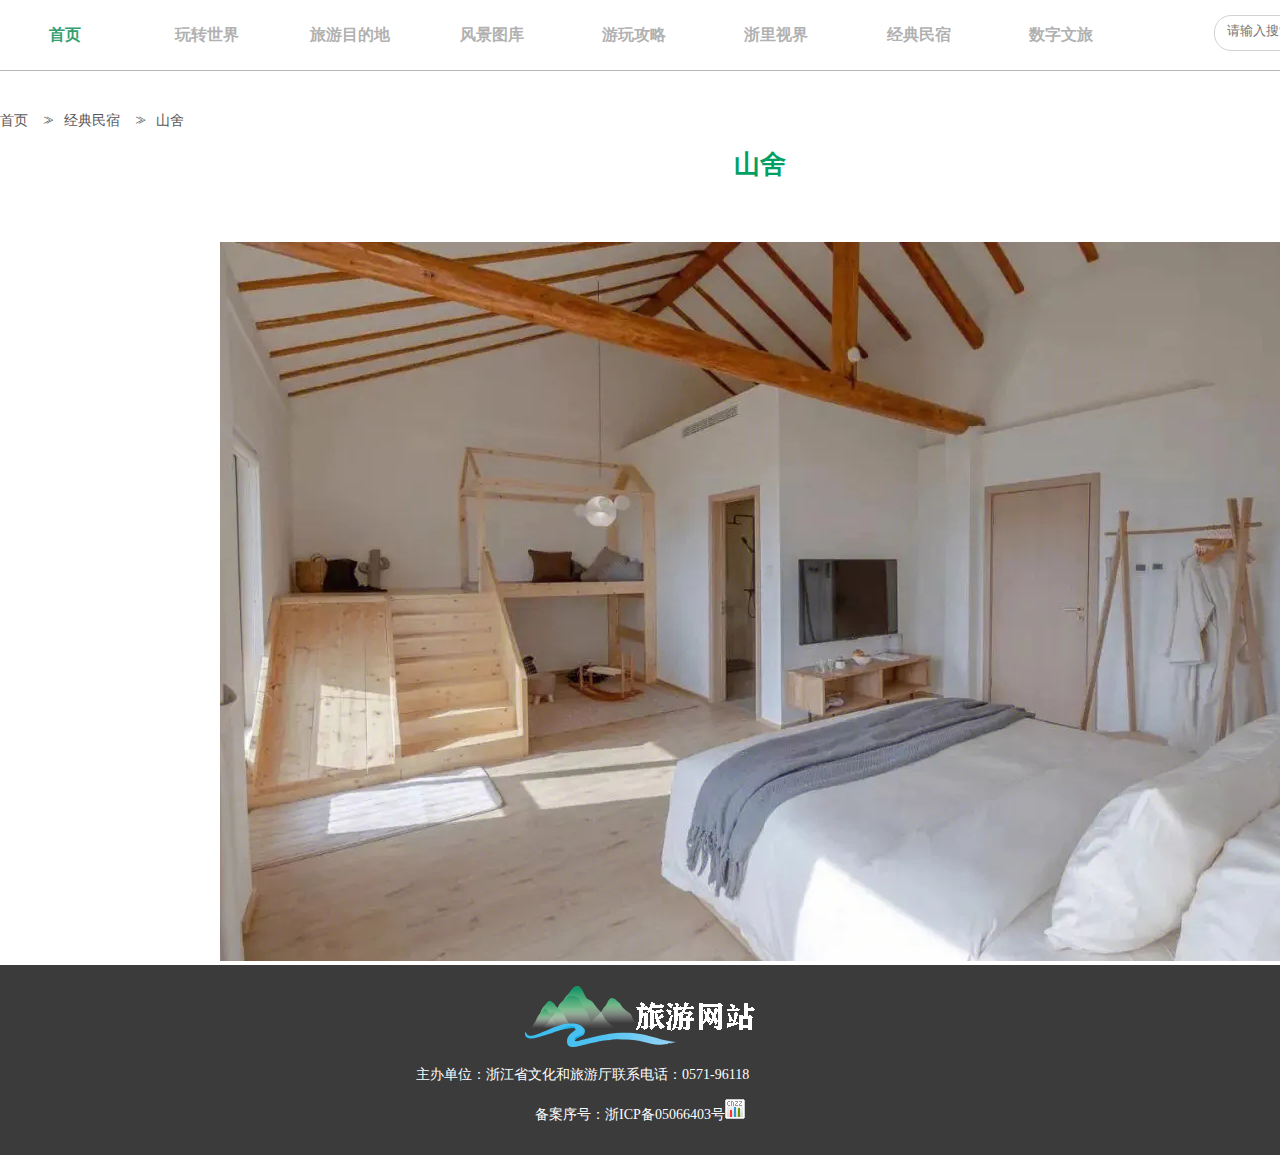
<file: 第六组第五次团队作业/项目PPT可运行的导出-HTML/fuye.html>
<!DOCTYPE html>
<html>
	<head>
		<meta charset="utf-8">
		<title></title>
		<link rel="stylesheet" type="text/css" href="css/public.css" />
		<link rel="stylesheet" type="text/css" href="css/tuijian.css"/>
		<link rel="stylesheet" type="text/css" href="css/fuye.css"/>
	</head>
	<body>
		<div class="nav">
			<div class="container">
				<ul>
					<li><a href="index.html">首页</a></li>
					<li><a href="PlayZhejiang.html">玩转世界</a></li>
					<li><a href="TDstination.html">旅游目的地</a></li>
					<li><a href="tuijian.html">风景图库</a></li>
					<li><a href="PlayStrategy.html">游玩攻略</a></li>
					<li><a href="zhejianglook.html">浙里视界</a></li>
					<li><a href="minshu.html">经典民宿</a></li>
					<li><a href="NumberShow.html">数字文旅</a></li>
				</ul>
				<form action="#" method="post">
					<div class="form-input"><input type="text" placeholder="请输入搜索关键词" /></div>
					<div class="form-button"><img src="img/search-icon.png"></div>
				</form>
			</div>
		</div>
		<div class="centerbox">
			<div class="container">
				<div class="thisposition">
					<a href="#">首页</a><span>&gt;&gt;</span><a href="#">经典民宿</a><span>&gt;&gt;</span><a href="#">山舍</a>
				</div>
				<h1>山舍</h1>
				<div class="text">
					<img src="img/min1.jpg" >
				</div>
			</div>
		</div>
		<div class="footer">
			<div class="logo"><img src="img/footer-logo.png"></div>
			<p>主办单位：浙江省文化和旅游厅联系电话：0571-96118</p>
			<span>备案序号：浙ICP备05066403号<img src="img/pic1.gif"></span>
		</div>
	</body>
</html>
</file>
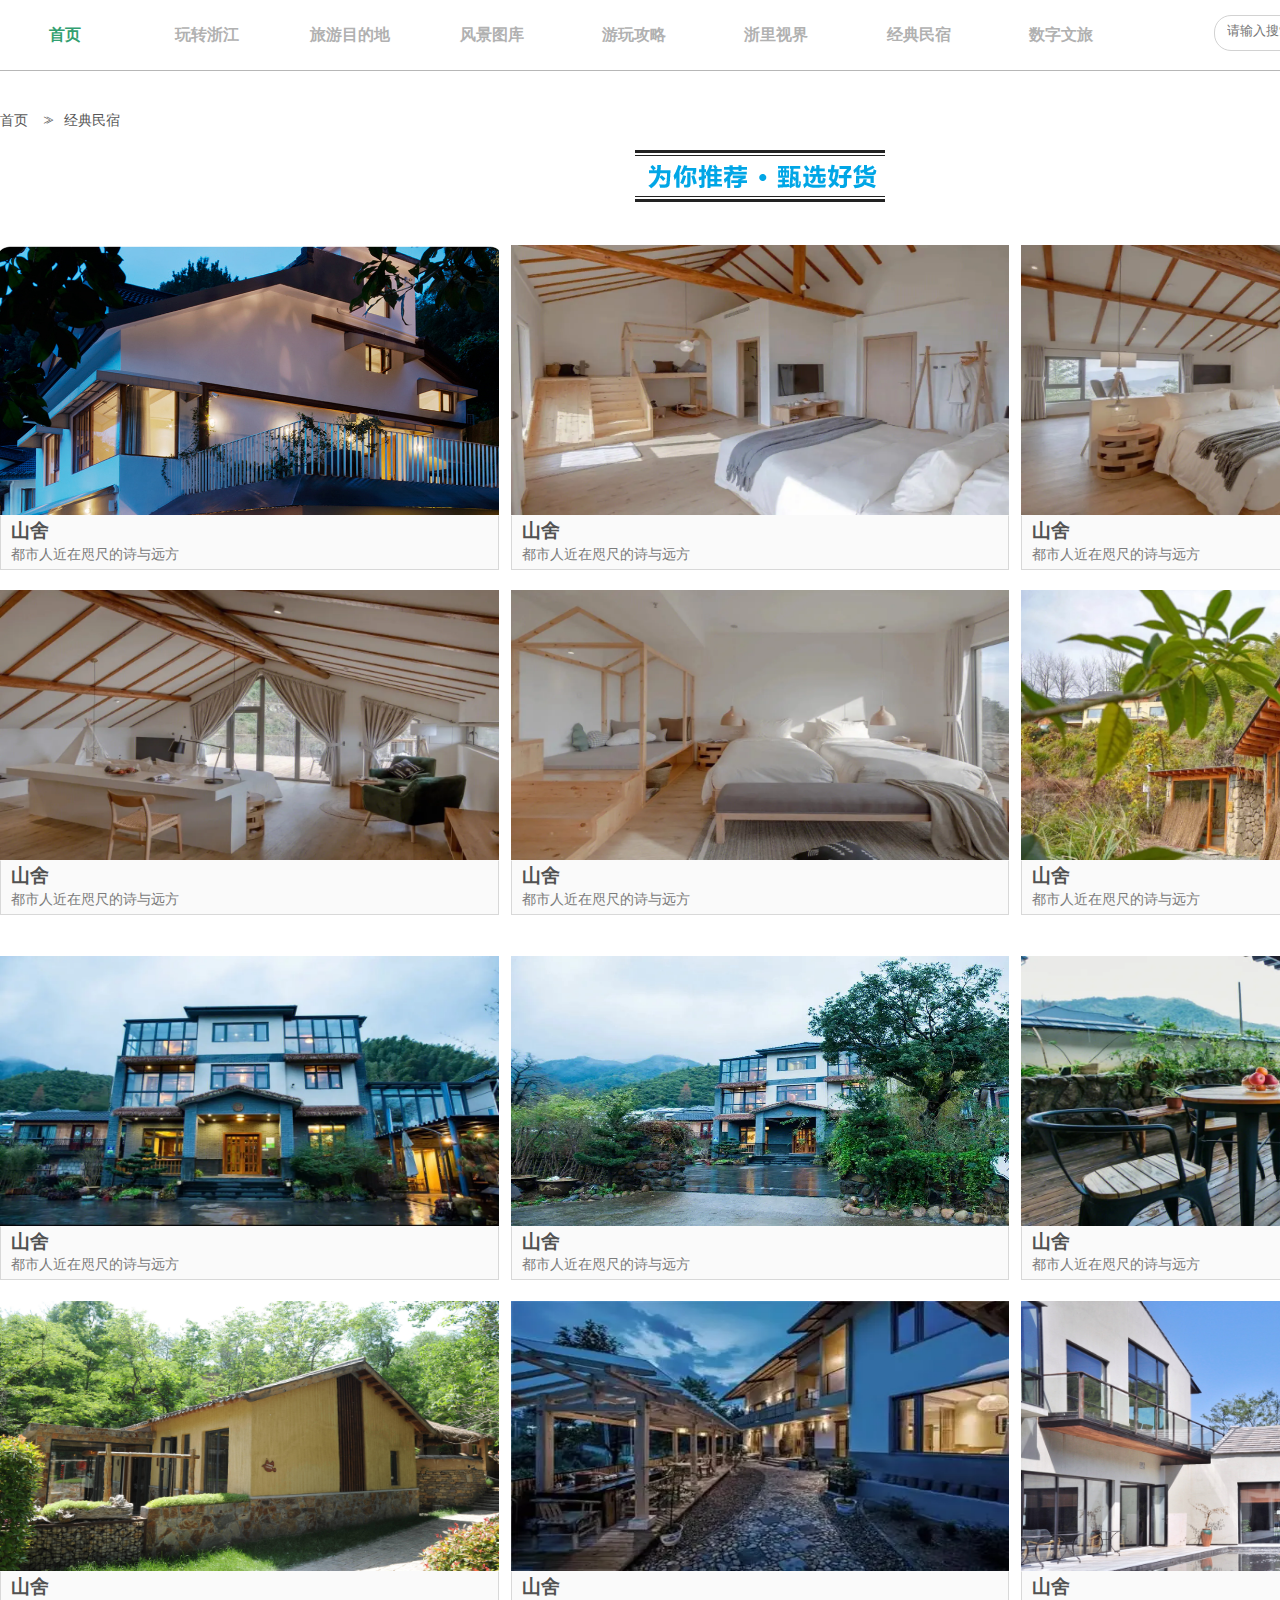
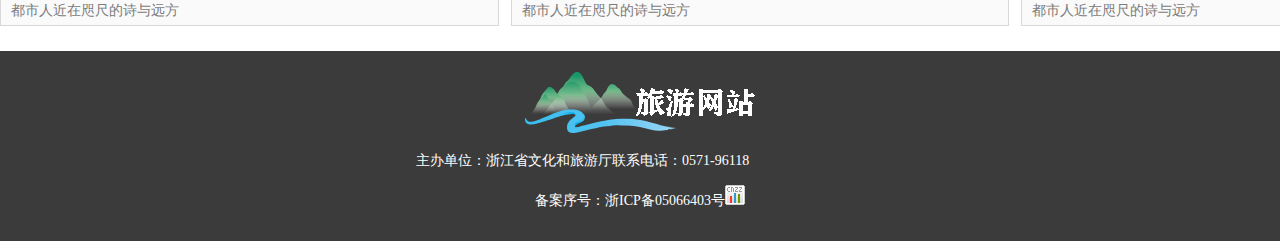
<file: 第六组第五次团队作业/项目PPT可运行的导出-HTML/minshu.html>
<!DOCTYPE html>
<html>

<head>
    <meta charset="utf-8">
    <title>经典民宿</title>
    <link rel="stylesheet" type="text/css" href="css/public.css" />
    <link rel="stylesheet" type="text/css" href="css/tuijian.css" />
</head>

<body>
    <div class="nav">
        <div class="container">
            <ul>
                <li><a href="index.html">首页</a></li>
                <li><a href="PlayZhejiang.html">玩转浙江</a></li>
                <li><a href="TDstination.html">旅游目的地</a></li>
                <li><a href="tuijian.html">风景图库</a></li>
                <li><a href="PlayStrategy.html">游玩攻略</a></li>
                <li><a href="zhejianglook.html">浙里视界</a></li>
                <li><a href="minshu.html">经典民宿</a></li>
                <li><a href="NumberShow.html">数字文旅</a></li>
            </ul>
            <form action="#" method="post">
                <div class="form-input"><input type="text" placeholder="请输入搜索关键词" /></div>
                <div class="form-button"><img src="img/search-icon.png"></div>
            </form>
        </div>
    </div>
    <div class="centerbox">
        <div class="container">
            <div class="thisposition">
                <a href="#">首页</a><span>&gt;&gt;</span><a href="#">经典民宿</a>
            </div>
            <div class="title">
                <h1><img src="img/weinituijian.png"></h1>
            </div>
            <ul class="scenerylist">
                <li>
                    <a href="fuye.html">
                        <img src="img/min.jpg">
                        <div>
                            <h3>山舍</h3>
                            <p>都市人近在咫尺的诗与远方</p>
                        </div>
                    </a>
                </li>
                <li></li>
                <li>
                    <a href="#">
                        <img src="img/min1.jpg">
                        <div>
                            <h3>山舍</h3>
                            <p>都市人近在咫尺的诗与远方</p>
                        </div>
                    </a>
                </li>
                <li></li>
                <li>
                    <a href="#">
                        <img src="img/min2.jpg">
                        <div>
                            <h3>山舍</h3>
                            <p>都市人近在咫尺的诗与远方</p>
                        </div>
                    </a>
                </li>
                <li style="width:0 !important;"></li>
                <li>
                    <a href="#">
                        <img src="img/min3.jpg">
                        <div>
                            <h3>山舍</h3>
                            <p>都市人近在咫尺的诗与远方</p>
                        </div>
                    </a>
                </li>
                <li></li>
                <li>
                    <a href="#">
                        <img src="img/min4.jpg">
                        <div>
                            <h3>山舍</h3>
                            <p>都市人近在咫尺的诗与远方</p>
                        </div>
                    </a>
                </li>
                <li></li>
                <li>
                    <a href="#">
                        <img src="img/min5.jpg">
                        <div>
                            <h3>山舍</h3>
                            <p>都市人近在咫尺的诗与远方</p>
                        </div>
                    </a>
                </li>
            </ul>
            <ul class="scenerylist">
                <li>
                    <a href="#">
                        <img src="img/min6.jpg">
                        <div>
                            <h3>山舍</h3>
                            <p>都市人近在咫尺的诗与远方</p>
                        </div>
                    </a>
                </li>
                <li></li>
                <li>
                    <a href="#">
                        <img src="img/min7.jpg">
                        <div>
                            <h3>山舍</h3>
                            <p>都市人近在咫尺的诗与远方</p>
                        </div>
                    </a>
                </li>
                <li></li>
                <li>
                    <a href="#">
                        <img src="img/min8.jpg">
                        <div>
                            <h3>山舍</h3>
                            <p>都市人近在咫尺的诗与远方</p>
                        </div>
                    </a>
                </li>
                <li style="width:0 !important;"></li>
                <li>
                    <a href="#">
                        <img src="img/min12.jpg">
                        <div>
                            <h3>山舍</h3>
                            <p>都市人近在咫尺的诗与远方</p>
                        </div>
                    </a>
                </li>
                <li></li>
                <li>
                    <a href="#">
                        <img src="img/min10.jpg">
                        <div>
                            <h3>山舍</h3>
                            <p>都市人近在咫尺的诗与远方</p>
                        </div>
                    </a>
                </li>
                <li></li>
                <li>
                    <a href="#">
                        <img src="img/min11.jpg">
                        <div>
                            <h3>山舍</h3>
                            <p>都市人近在咫尺的诗与远方</p>
                        </div>
                    </a>
                </li>
            </ul>
        </div>
    </div>
    <div class="footer">
        <div class="logo"><img src="img/footer-logo.png"></div>
        <p>主办单位：浙江省文化和旅游厅联系电话：0571-96118</p>
        <span>备案序号：浙ICP备05066403号<img src="img/pic1.gif"></span>
    </div>
</body>

</html>
</file>
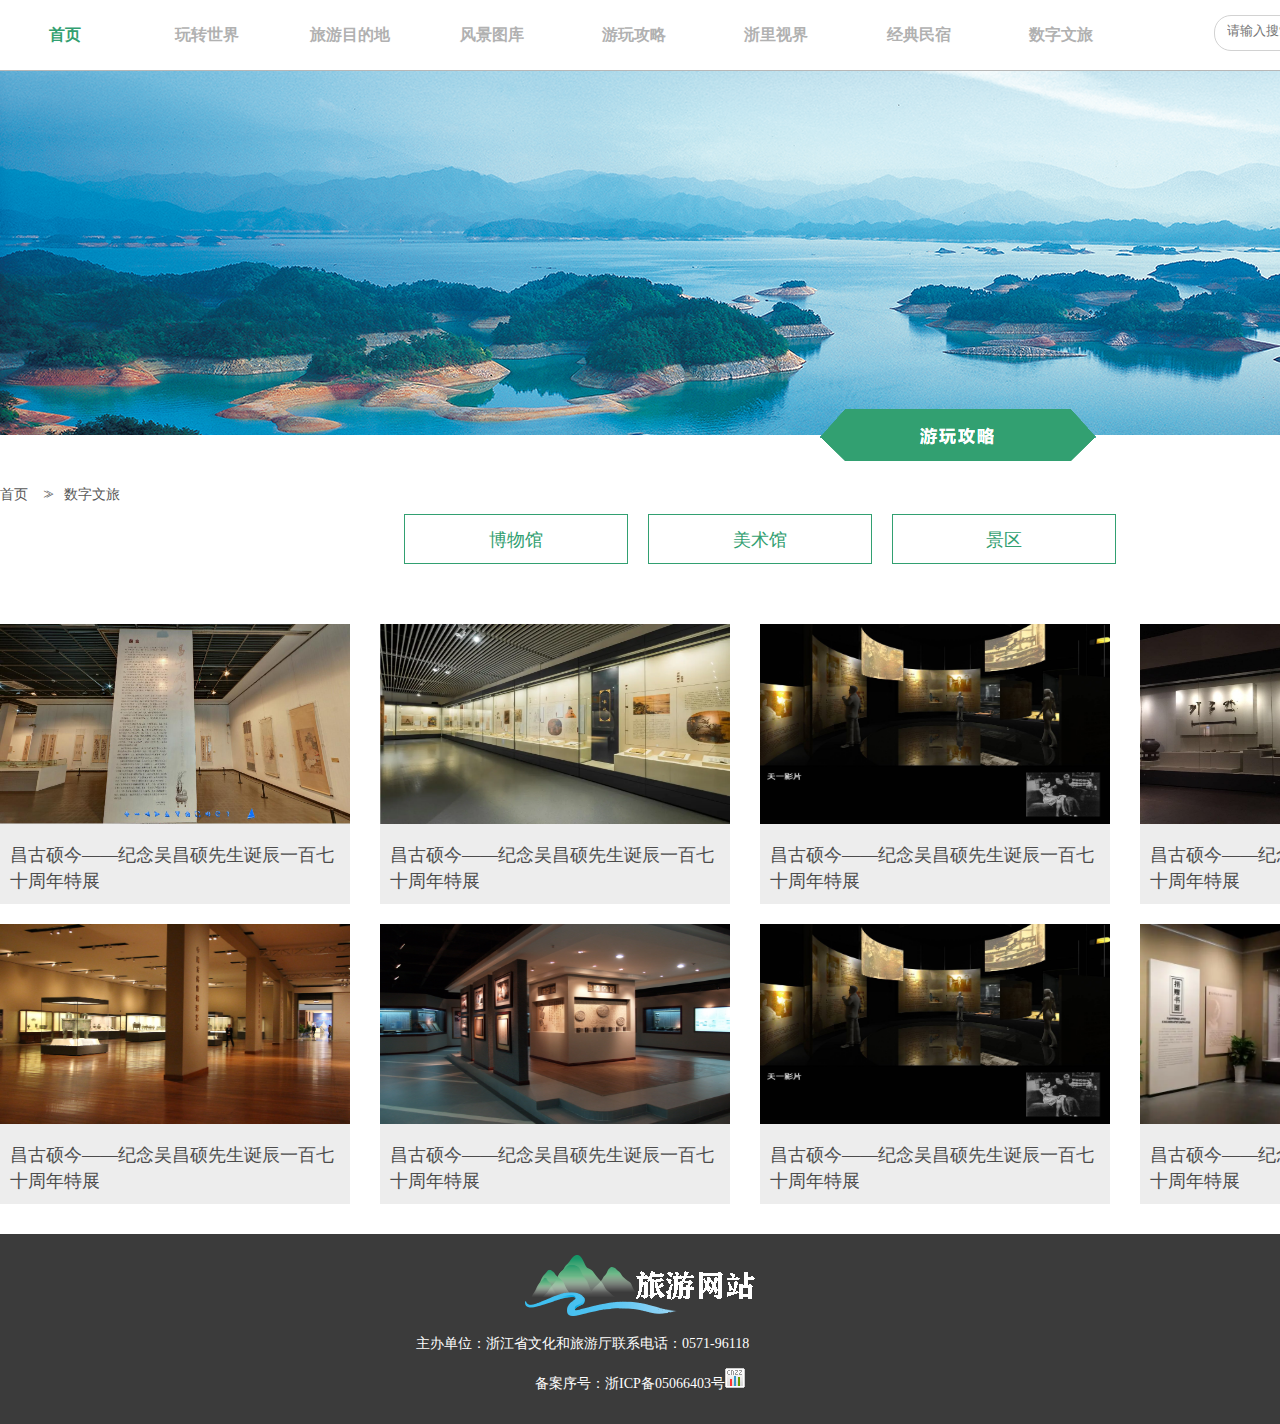
<file: 第六组第五次团队作业/项目PPT可运行的导出-HTML/NumberShow.html>
<!DOCTYPE html>
<html>

<head>
    <meta charset="utf-8">
    <title>数字文旅</title>
    <link rel="stylesheet" type="text/css" href="css/public.css" />
    <link rel="stylesheet" type="text/css" href="css/PlayZhejiang.css" />
    <link rel="stylesheet" type="text/css" href="css/NumberShow.css" />
</head>

<body>
    <div class="nav">
        <div class="container">
            <ul>
                <li><a href="index.html">首页</a></li>
                <li><a href="PlayZhejiang.html">玩转世界</a></li>
                <li><a href="TDstination.html">旅游目的地</a></li>
                <li><a href="tuijian.html">风景图库</a></li>
                <li><a href="PlayStrategy.html">游玩攻略</a></li>
                <li><a href="zhejianglook.html">浙里视界</a></li>
                <li><a href="minshu.html">经典民宿</a></li>
                <li><a href="NumberShow.html">数字文旅</a></li>
            </ul>
            <form action="#" method="post">
                <div class="form-input"><input type="text" placeholder="请输入搜索关键词" /></div>
                <div class="form-button"><img src="img/search-icon.png"></div>
            </form>
        </div>
    </div>
    <div class="banner">
        <img src="img/banner-lygl-list.png">
        <h1></h1>
    </div>
    <div class="centerbox">
        <div class="container">
            <div class="thisposition">
                <a href="#">首页</a><span>&gt;&gt;</span><a href="#">数字文旅</a>
            </div>
            <ul class="jingclass">
                <li><a href="#">博物馆</a></li>
                <li><a href="#">美术馆</a></li>
                <li><a href="#">景区</a></li>
            </ul>
            <ul class="list">
                <li>
                    <a href="#">
                        <img src="img/histoyy.jpg">
                        <h3>昌古硕今——纪念吴昌硕先生诞辰一百七十周年特展</h3>
                    </a>
                </li>
                <li></li>
                <li>
                    <a href="#">
                        <img src="img/h1.jpg">
                        <h3>昌古硕今——纪念吴昌硕先生诞辰一百七十周年特展</h3>
                    </a>
                </li>
                <li></li>
                <li>
                    <a href="#">
                        <img src="img/h6.jpg">
                        <h3>昌古硕今——纪念吴昌硕先生诞辰一百七十周年特展</h3>
                    </a>
                </li>
                <li></li>
                <li>
                    <a href="#">
                        <img src="img/h3.jpg">
                        <h3>昌古硕今——纪念吴昌硕先生诞辰一百七十周年特展</h3>
                    </a>
                </li>
                <li style="width:0 !important;"></li>
                <li>
                    <a href="#">
                        <img src="img/h4.jpg">
                        <h3>昌古硕今——纪念吴昌硕先生诞辰一百七十周年特展</h3>
                    </a>
                </li>
                <li></li>
                <li>
                    <a href="#">
                        <img src="img/h5.jpg">
                        <h3>昌古硕今——纪念吴昌硕先生诞辰一百七十周年特展</h3>
                    </a>
                </li>
                <li></li>
                <li>
                    <a href="#">
                        <img src="img/h6.jpg">
                        <h3>昌古硕今——纪念吴昌硕先生诞辰一百七十周年特展</h3>
                    </a>
                </li>
                <li></li>
                <li>
                    <a href="#">
                        <img src="img/h7.jpg">
                        <h3>昌古硕今——纪念吴昌硕先生诞辰一百七十周年特展</h3>
                    </a>
                </li>
            </ul>
        </div>
    </div>
    <div class="footer">
        <div class="logo"><img src="img/footer-logo.png"></div>
        <p>主办单位：浙江省文化和旅游厅联系电话：0571-96118</p>
        <span>备案序号：浙ICP备05066403号<img src="img/pic1.gif"></span>
    </div>
</body>

</html>
</file>
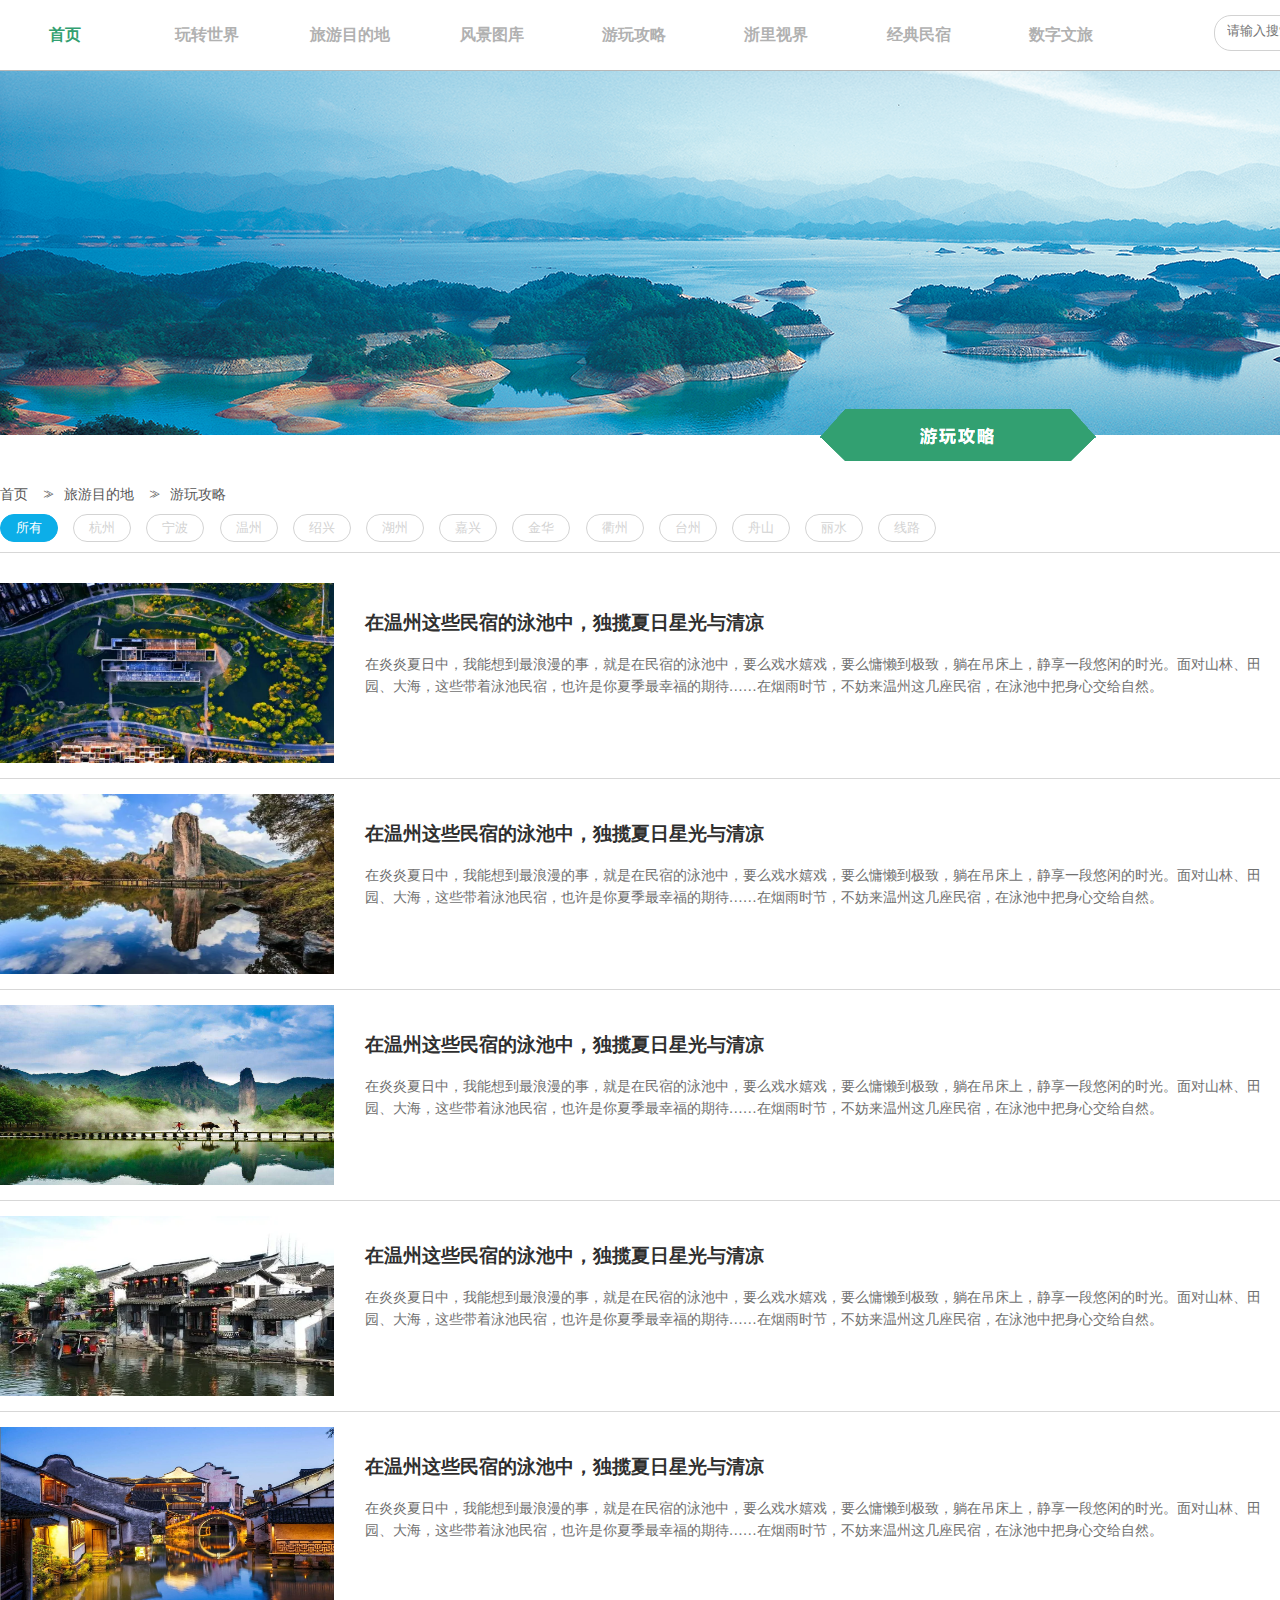
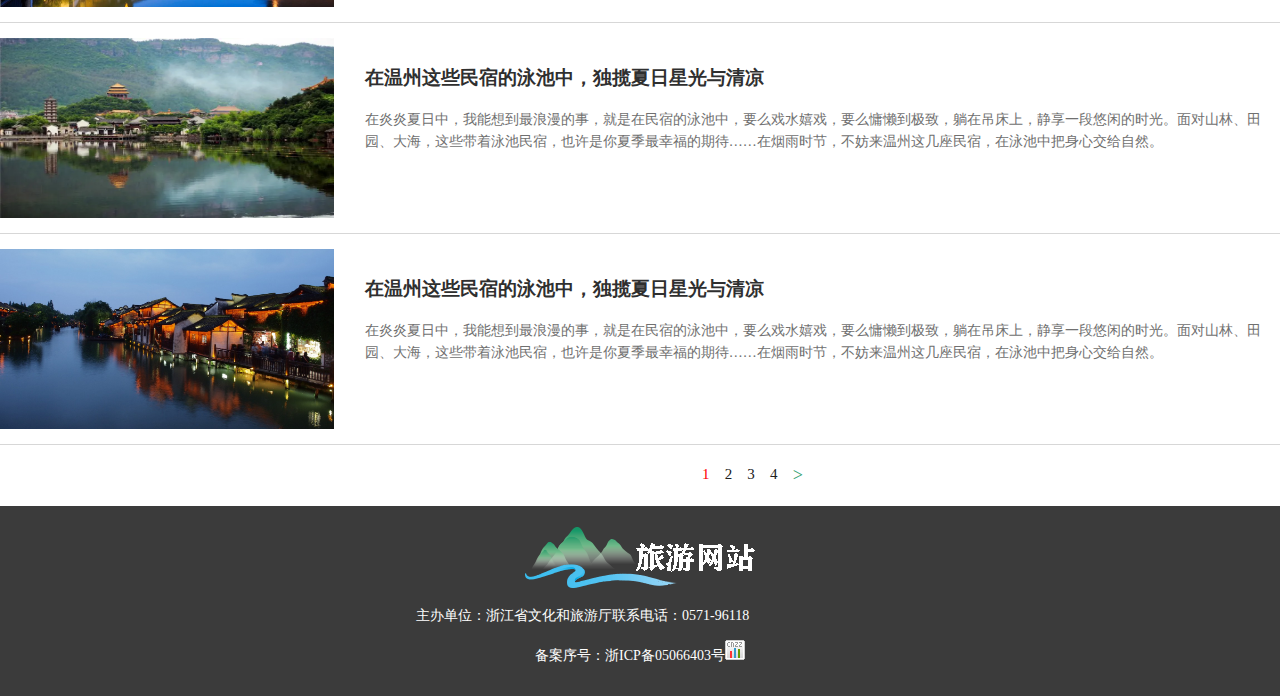
<file: 第六组第五次团队作业/项目PPT可运行的导出-HTML/PlayStrategy.html>
<!DOCTYPE html>
<html>

<head>
    <meta charset="utf-8">
    <title>游玩攻略</title>
    <link rel="stylesheet" type="text/css" href="css/public.css" />
    <link rel="stylesheet" type="text/css" href="css/PlayZhejiang.css" />
    <link rel="stylesheet" type="text/css" href="css/PlayStrategy.css" />
</head>

<body>
    <div class="nav">
        <div class="container">
            <ul>
                <li><a href="index.html">首页</a></li>
                <li><a href="PlayZhejiang.html">玩转世界</a></li>
                <li><a href="TDstination.html">旅游目的地</a></li>
                <li><a href="tuijian.html">风景图库</a></li>
                <li><a href="PlayStrategy.html">游玩攻略</a></li>
                <li><a href="zhejianglook.html">浙里视界</a></li>
                <li><a href="minshu.html">经典民宿</a></li>
                <li><a href="NumberShow.html">数字文旅</a></li>
            </ul>
            <form action="#" method="post">
                <div class="form-input"><input type="text" placeholder="请输入搜索关键词" /></div>
                <div class="form-button"><img src="img/search-icon.png"></div>
            </form>
        </div>
    </div>
    <div class="banner">
        <img src="img/banner-lygl-list.png">
        <h1></h1>
    </div>
    <div class="centerbox">
        <div class="container">
            <div class="thisposition">
                <a href="#">首页</a><span>&gt;&gt;</span><a href="#">旅游目的地</a><span>&gt;&gt;</span><a href="#">游玩攻略</a>
            </div>
            <ul class="sceneryclass">
                <li><a href="#">所有</a></li>
                <li><a href="#">杭州</a></li>
                <li><a href="#">宁波</a></li>
                <li><a href="#">温州</a></li>
                <li><a href="#">绍兴</a></li>
                <li><a href="#">湖州</a></li>
                <li><a href="#">嘉兴</a></li>
                <li><a href="#">金华</a></li>
                <li><a href="#">衢州</a></li>
                <li><a href="#">台州</a></li>
                <li><a href="#">舟山</a></li>
                <li><a href="#">丽水</a></li>
                <li><a href="#">线路</a></li>
            </ul>
            <ul class="scenerylist">
                <li>
                    <a href="#">
                        <img src="img/lvlist.jpg">
                        <div class="text">
                            <h3>在温州这些民宿的泳池中，独揽夏日星光与清凉</h3>
                            <p>在炎炎夏日中，我能想到最浪漫的事，就是在民宿的泳池中，要么戏水嬉戏，要么慵懒到极致，躺在吊床上，静享一段悠闲的时光。面对山林、田园、大海，这些带着泳池民宿，也许是你夏季最幸福的期待……在烟雨时节，不妨来温州这几座民宿，在泳池中把身心交给自然。</p>
                        </div>
                        <div class="time">
                            2019-08-06
                        </div>
                    </a>
                </li>
                <li>
                    <a href="#">
                        <img src="img/w1.jpg">
                        <div class="text">
                            <h3>在温州这些民宿的泳池中，独揽夏日星光与清凉</h3>
                            <p>在炎炎夏日中，我能想到最浪漫的事，就是在民宿的泳池中，要么戏水嬉戏，要么慵懒到极致，躺在吊床上，静享一段悠闲的时光。面对山林、田园、大海，这些带着泳池民宿，也许是你夏季最幸福的期待……在烟雨时节，不妨来温州这几座民宿，在泳池中把身心交给自然。</p>
                        </div>
                        <div class="time">
                            2019-08-06
                        </div>
                    </a>
                </li>
                <li>
                    <a href="#">
                        <img src="img/w2.jpg">
                        <div class="text">
                            <h3>在温州这些民宿的泳池中，独揽夏日星光与清凉</h3>
                            <p>在炎炎夏日中，我能想到最浪漫的事，就是在民宿的泳池中，要么戏水嬉戏，要么慵懒到极致，躺在吊床上，静享一段悠闲的时光。面对山林、田园、大海，这些带着泳池民宿，也许是你夏季最幸福的期待……在烟雨时节，不妨来温州这几座民宿，在泳池中把身心交给自然。</p>
                        </div>
                        <div class="time">
                            2019-08-06
                        </div>
                    </a>
                </li>
                <li>
                    <a href="#">
                        <img src="img/w3.jpg">
                        <div class="text">
                            <h3>在温州这些民宿的泳池中，独揽夏日星光与清凉</h3>
                            <p>在炎炎夏日中，我能想到最浪漫的事，就是在民宿的泳池中，要么戏水嬉戏，要么慵懒到极致，躺在吊床上，静享一段悠闲的时光。面对山林、田园、大海，这些带着泳池民宿，也许是你夏季最幸福的期待……在烟雨时节，不妨来温州这几座民宿，在泳池中把身心交给自然。</p>
                        </div>
                        <div class="time">
                            2019-08-06
                        </div>
                    </a>
                </li>
                <li>
                    <a href="#">
                        <img src="img/w4.jpg">
                        <div class="text">
                            <h3>在温州这些民宿的泳池中，独揽夏日星光与清凉</h3>
                            <p>在炎炎夏日中，我能想到最浪漫的事，就是在民宿的泳池中，要么戏水嬉戏，要么慵懒到极致，躺在吊床上，静享一段悠闲的时光。面对山林、田园、大海，这些带着泳池民宿，也许是你夏季最幸福的期待……在烟雨时节，不妨来温州这几座民宿，在泳池中把身心交给自然。</p>
                        </div>
                        <div class="time">
                            2019-08-06
                        </div>
                    </a>
                </li>
                <li>
                    <a href="#">
                        <img src="img/w5.jpg">
                        <div class="text">
                            <h3>在温州这些民宿的泳池中，独揽夏日星光与清凉</h3>
                            <p>在炎炎夏日中，我能想到最浪漫的事，就是在民宿的泳池中，要么戏水嬉戏，要么慵懒到极致，躺在吊床上，静享一段悠闲的时光。面对山林、田园、大海，这些带着泳池民宿，也许是你夏季最幸福的期待……在烟雨时节，不妨来温州这几座民宿，在泳池中把身心交给自然。</p>
                        </div>
                        <div class="time">
                            2019-08-06
                        </div>
                    </a>
                </li>
                <li>
                    <a href="#">
                        <img src="img/w6.jpg">
                        <div class="text">
                            <h3>在温州这些民宿的泳池中，独揽夏日星光与清凉</h3>
                            <p>在炎炎夏日中，我能想到最浪漫的事，就是在民宿的泳池中，要么戏水嬉戏，要么慵懒到极致，躺在吊床上，静享一段悠闲的时光。面对山林、田园、大海，这些带着泳池民宿，也许是你夏季最幸福的期待……在烟雨时节，不妨来温州这几座民宿，在泳池中把身心交给自然。</p>
                        </div>
                        <div class="time">
                            2019-08-06
                        </div>
                    </a>
                </li>
            </ul>
            <ul class="fenye">
                <li><a href="#">1</a></li>
                <li><a href="#">2</a></li>
                <li><a href="#">3</a></li>
                <li><a href="#">4</a></li>
                <li><a href="#">&gt;</a></li>
            </ul>
        </div>
    </div>
    <div class="footer">
        <div class="logo"><img src="img/footer-logo.png"></div>
        <p>主办单位：浙江省文化和旅游厅联系电话：0571-96118</p>
        <span>备案序号：浙ICP备05066403号<img src="img/pic1.gif"></span>
    </div>
</body>

</html>
</file>
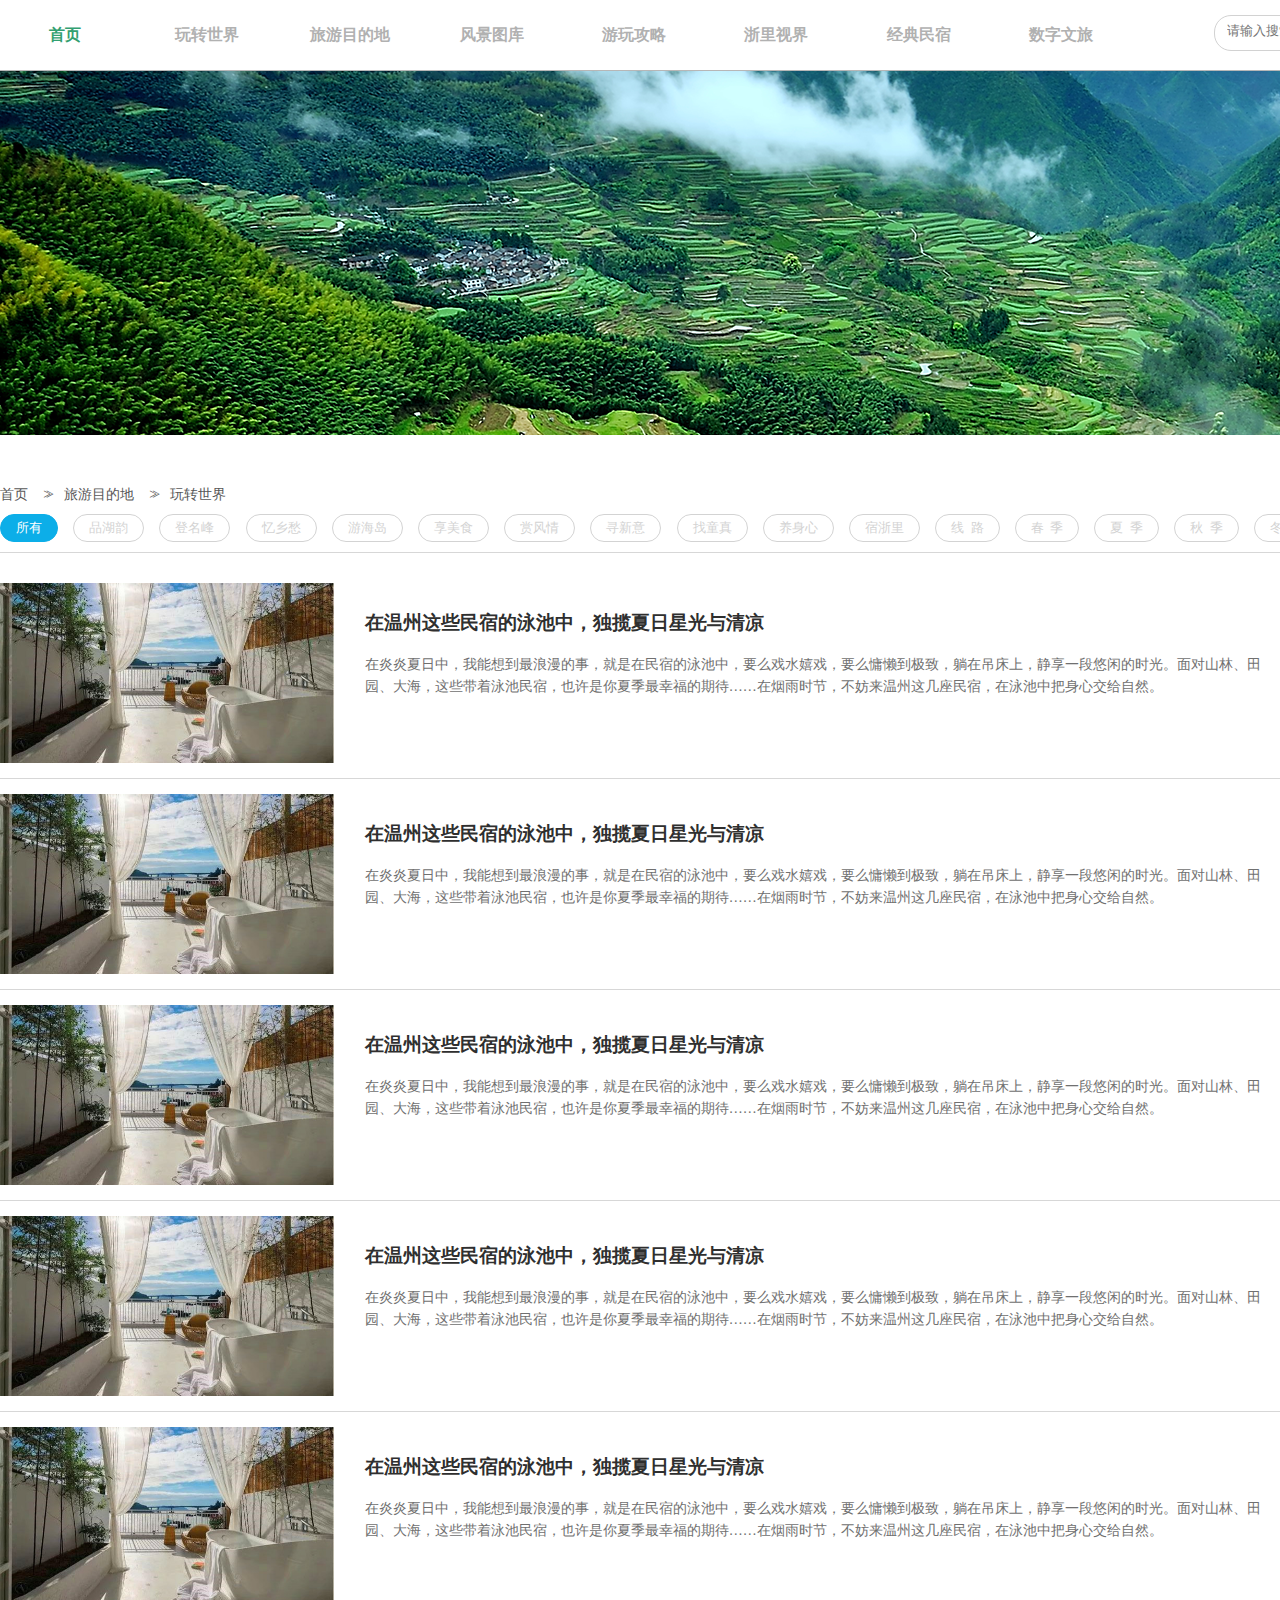
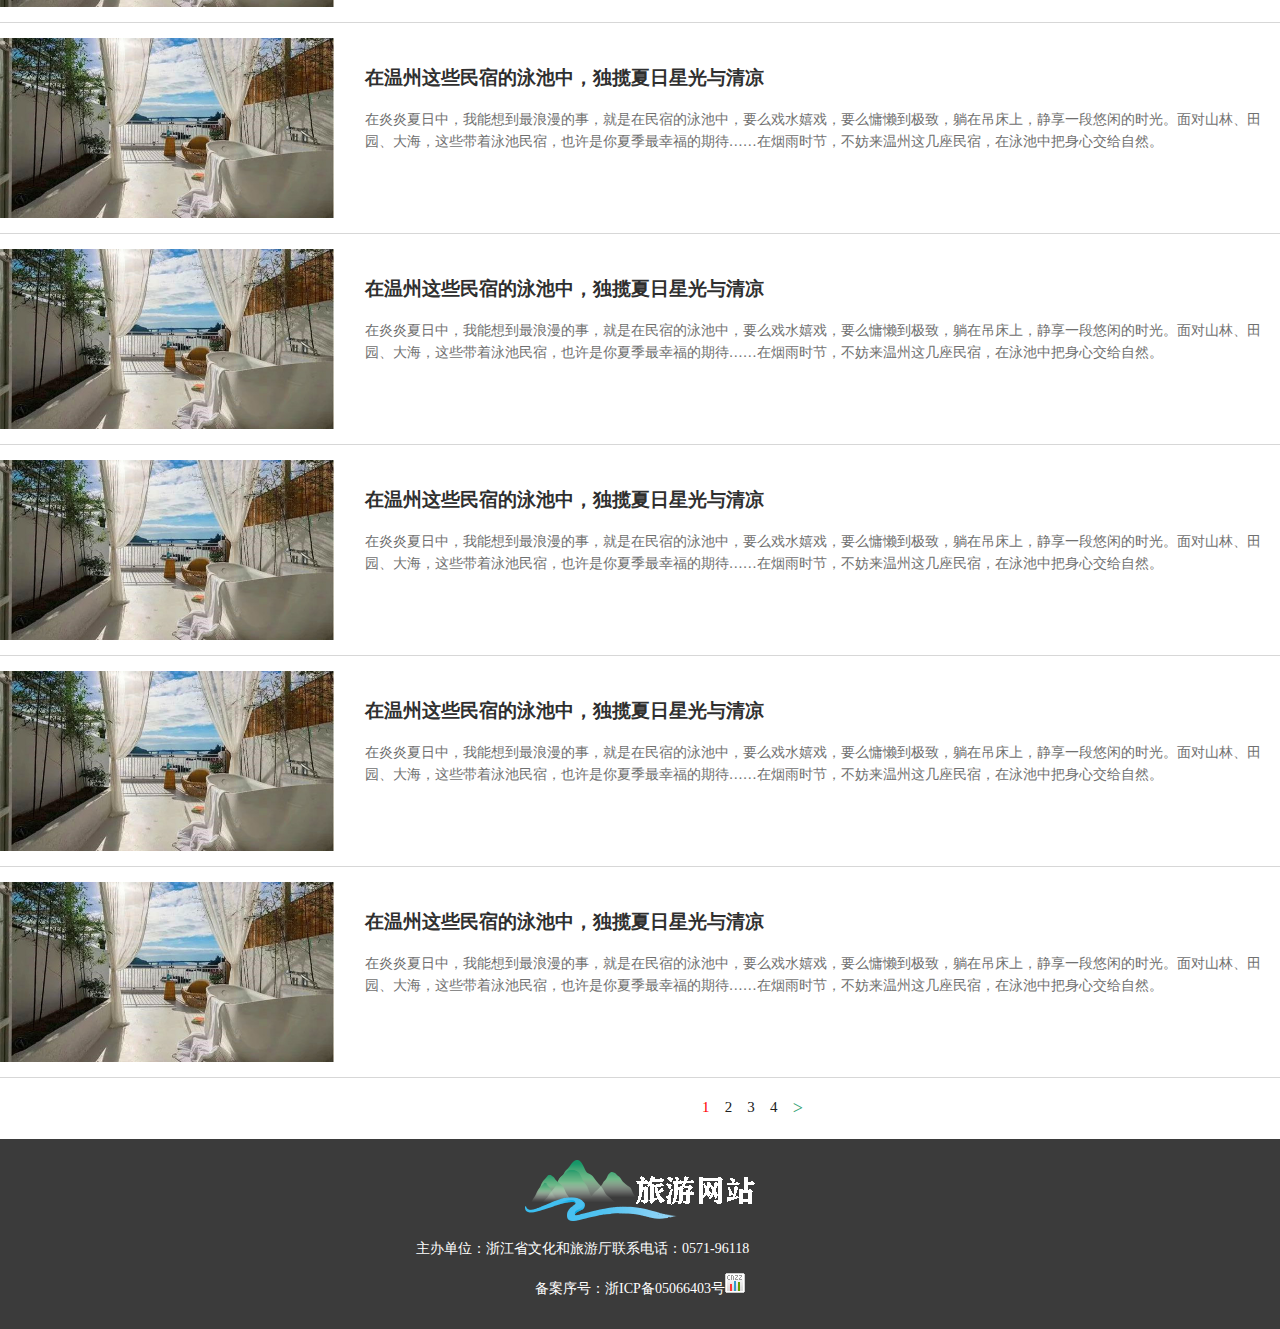
<file: 第六组第五次团队作业/项目PPT可运行的导出-HTML/PlayZhejiang.html>
<!DOCTYPE html>
<html>

<head>
    <meta charset="utf-8">
    <title>玩转世界</title>
    <link rel="stylesheet" type="text/css" href="css/public.css" />
    <link rel="stylesheet" type="text/css" href="css/PlayZhejiang.css" />
</head>

<body>
    <div class="nav">
        <div class="container">
            <ul>
                <li><a href="index.html">首页</a></li>
                <li><a href="PlayZhejiang.html">玩转世界</a></li>
                <li><a href="TDstination.html">旅游目的地</a></li>
                <li><a href="tuijian.html">风景图库</a></li>
                <li><a href="PlayStrategy.html">游玩攻略</a></li>
                <li><a href="zhejianglook.html">浙里视界</a></li>
                <li><a href="minshu.html">经典民宿</a></li>
                <li><a href="NumberShow.html">数字文旅</a></li>
            </ul>
            <form action="#" method="post">
                <div class="form-input"><input type="text" placeholder="请输入搜索关键词" /></div>
                <div class="form-button"><img src="img/search-icon.png"></div>
            </form>
        </div>
    </div>
    <div class="banner">
        <img src="img/banner-lygl-list-li.png">
        <!-- <h1></h1> -->
    </div>
    <div class="centerbox">
        <div class="container">
            <div class="thisposition">
                <a href="#">首页</a><span>&gt;&gt;</span><a href="#">旅游目的地</a><span>&gt;&gt;</span><a href="#">玩转世界</a>
            </div>
            <ul class="sceneryclass">
                <li><a href="#">所有</a></li>
                <li><a href="#">品湖韵</a></li>
                <li><a href="#">登名峰</a></li>
                <li><a href="#">忆乡愁</a></li>
                <li><a href="#">游海岛</a></li>
                <li><a href="#">享美食</a></li>
                <li><a href="#">赏风情</a></li>
                <li><a href="#">寻新意</a></li>
                <li><a href="#">找童真</a></li>
                <li><a href="#">养身心</a></li>
                <li><a href="#">宿浙里</a></li>
                <li><a href="#">线&nbsp;&nbsp;路</a></li>
                <li><a href="#">春&nbsp;&nbsp;季</a></li>
                <li><a href="#">夏&nbsp;&nbsp;季</a></li>
                <li><a href="#">秋&nbsp;&nbsp;季</a></li>
                <li><a href="#">冬&nbsp;&nbsp;季</a></li>
            </ul>
            <ul class="scenerylist">
                <li>
                    <a href="#">
                        <img src="img/jinglist.jpg">
                        <div class="text">
                            <h3>在温州这些民宿的泳池中，独揽夏日星光与清凉</h3>
                            <p>在炎炎夏日中，我能想到最浪漫的事，就是在民宿的泳池中，要么戏水嬉戏，要么慵懒到极致，躺在吊床上，静享一段悠闲的时光。面对山林、田园、大海，这些带着泳池民宿，也许是你夏季最幸福的期待……在烟雨时节，不妨来温州这几座民宿，在泳池中把身心交给自然。</p>
                        </div>
                        <div class="time">
                            2019-08-06
                        </div>
                    </a>
                </li>
                <li>
                    <a href="#">
                        <img src="img/jinglist.jpg">
                        <div class="text">
                            <h3>在温州这些民宿的泳池中，独揽夏日星光与清凉</h3>
                            <p>在炎炎夏日中，我能想到最浪漫的事，就是在民宿的泳池中，要么戏水嬉戏，要么慵懒到极致，躺在吊床上，静享一段悠闲的时光。面对山林、田园、大海，这些带着泳池民宿，也许是你夏季最幸福的期待……在烟雨时节，不妨来温州这几座民宿，在泳池中把身心交给自然。</p>
                        </div>
                        <div class="time">
                            2019-08-06
                        </div>
                    </a>
                </li>
                <li>
                    <a href="#">
                        <img src="img/jinglist.jpg">
                        <div class="text">
                            <h3>在温州这些民宿的泳池中，独揽夏日星光与清凉</h3>
                            <p>在炎炎夏日中，我能想到最浪漫的事，就是在民宿的泳池中，要么戏水嬉戏，要么慵懒到极致，躺在吊床上，静享一段悠闲的时光。面对山林、田园、大海，这些带着泳池民宿，也许是你夏季最幸福的期待……在烟雨时节，不妨来温州这几座民宿，在泳池中把身心交给自然。</p>
                        </div>
                        <div class="time">
                            2019-08-06
                        </div>
                    </a>
                </li>
                <li>
                    <a href="#">
                        <img src="img/jinglist.jpg">
                        <div class="text">
                            <h3>在温州这些民宿的泳池中，独揽夏日星光与清凉</h3>
                            <p>在炎炎夏日中，我能想到最浪漫的事，就是在民宿的泳池中，要么戏水嬉戏，要么慵懒到极致，躺在吊床上，静享一段悠闲的时光。面对山林、田园、大海，这些带着泳池民宿，也许是你夏季最幸福的期待……在烟雨时节，不妨来温州这几座民宿，在泳池中把身心交给自然。</p>
                        </div>
                        <div class="time">
                            2019-08-06
                        </div>
                    </a>
                </li>
                <li>
                    <a href="#">
                        <img src="img/jinglist.jpg">
                        <div class="text">
                            <h3>在温州这些民宿的泳池中，独揽夏日星光与清凉</h3>
                            <p>在炎炎夏日中，我能想到最浪漫的事，就是在民宿的泳池中，要么戏水嬉戏，要么慵懒到极致，躺在吊床上，静享一段悠闲的时光。面对山林、田园、大海，这些带着泳池民宿，也许是你夏季最幸福的期待……在烟雨时节，不妨来温州这几座民宿，在泳池中把身心交给自然。</p>
                        </div>
                        <div class="time">
                            2019-08-06
                        </div>
                    </a>
                </li>
                <li>
                    <a href="#">
                        <img src="img/jinglist.jpg">
                        <div class="text">
                            <h3>在温州这些民宿的泳池中，独揽夏日星光与清凉</h3>
                            <p>在炎炎夏日中，我能想到最浪漫的事，就是在民宿的泳池中，要么戏水嬉戏，要么慵懒到极致，躺在吊床上，静享一段悠闲的时光。面对山林、田园、大海，这些带着泳池民宿，也许是你夏季最幸福的期待……在烟雨时节，不妨来温州这几座民宿，在泳池中把身心交给自然。</p>
                        </div>
                        <div class="time">
                            2019-08-06
                        </div>
                    </a>
                </li>
                <li>
                    <a href="#">
                        <img src="img/jinglist.jpg">
                        <div class="text">
                            <h3>在温州这些民宿的泳池中，独揽夏日星光与清凉</h3>
                            <p>在炎炎夏日中，我能想到最浪漫的事，就是在民宿的泳池中，要么戏水嬉戏，要么慵懒到极致，躺在吊床上，静享一段悠闲的时光。面对山林、田园、大海，这些带着泳池民宿，也许是你夏季最幸福的期待……在烟雨时节，不妨来温州这几座民宿，在泳池中把身心交给自然。</p>
                        </div>
                        <div class="time">
                            2019-08-06
                        </div>
                    </a>
                </li>
                <li>
                    <a href="#">
                        <img src="img/jinglist.jpg">
                        <div class="text">
                            <h3>在温州这些民宿的泳池中，独揽夏日星光与清凉</h3>
                            <p>在炎炎夏日中，我能想到最浪漫的事，就是在民宿的泳池中，要么戏水嬉戏，要么慵懒到极致，躺在吊床上，静享一段悠闲的时光。面对山林、田园、大海，这些带着泳池民宿，也许是你夏季最幸福的期待……在烟雨时节，不妨来温州这几座民宿，在泳池中把身心交给自然。</p>
                        </div>
                        <div class="time">
                            2019-08-06
                        </div>
                    </a>
                </li>
                <li>
                    <a href="#">
                        <img src="img/jinglist.jpg">
                        <div class="text">
                            <h3>在温州这些民宿的泳池中，独揽夏日星光与清凉</h3>
                            <p>在炎炎夏日中，我能想到最浪漫的事，就是在民宿的泳池中，要么戏水嬉戏，要么慵懒到极致，躺在吊床上，静享一段悠闲的时光。面对山林、田园、大海，这些带着泳池民宿，也许是你夏季最幸福的期待……在烟雨时节，不妨来温州这几座民宿，在泳池中把身心交给自然。</p>
                        </div>
                        <div class="time">
                            2019-08-06
                        </div>
                    </a>
                </li>
                <li>
                    <a href="#">
                        <img src="img/jinglist.jpg">
                        <div class="text">
                            <h3>在温州这些民宿的泳池中，独揽夏日星光与清凉</h3>
                            <p>在炎炎夏日中，我能想到最浪漫的事，就是在民宿的泳池中，要么戏水嬉戏，要么慵懒到极致，躺在吊床上，静享一段悠闲的时光。面对山林、田园、大海，这些带着泳池民宿，也许是你夏季最幸福的期待……在烟雨时节，不妨来温州这几座民宿，在泳池中把身心交给自然。</p>
                        </div>
                        <div class="time">
                            2019-08-06
                        </div>
                    </a>
                </li>
            </ul>
            <ul class="fenye">
                <li><a href="#">1</a></li>
                <li><a href="#">2</a></li>
                <li><a href="#">3</a></li>
                <li><a href="#">4</a></li>
                <li><a href="#">&gt;</a></li>
            </ul>
        </div>
    </div>
    <div class="footer">
        <div class="logo"><img src="img/footer-logo.png"></div>
        <p>主办单位：浙江省文化和旅游厅联系电话：0571-96118</p>
        <span>备案序号：浙ICP备05066403号<img src="img/pic1.gif"></span>
    </div>
</body>

</html>
</file>
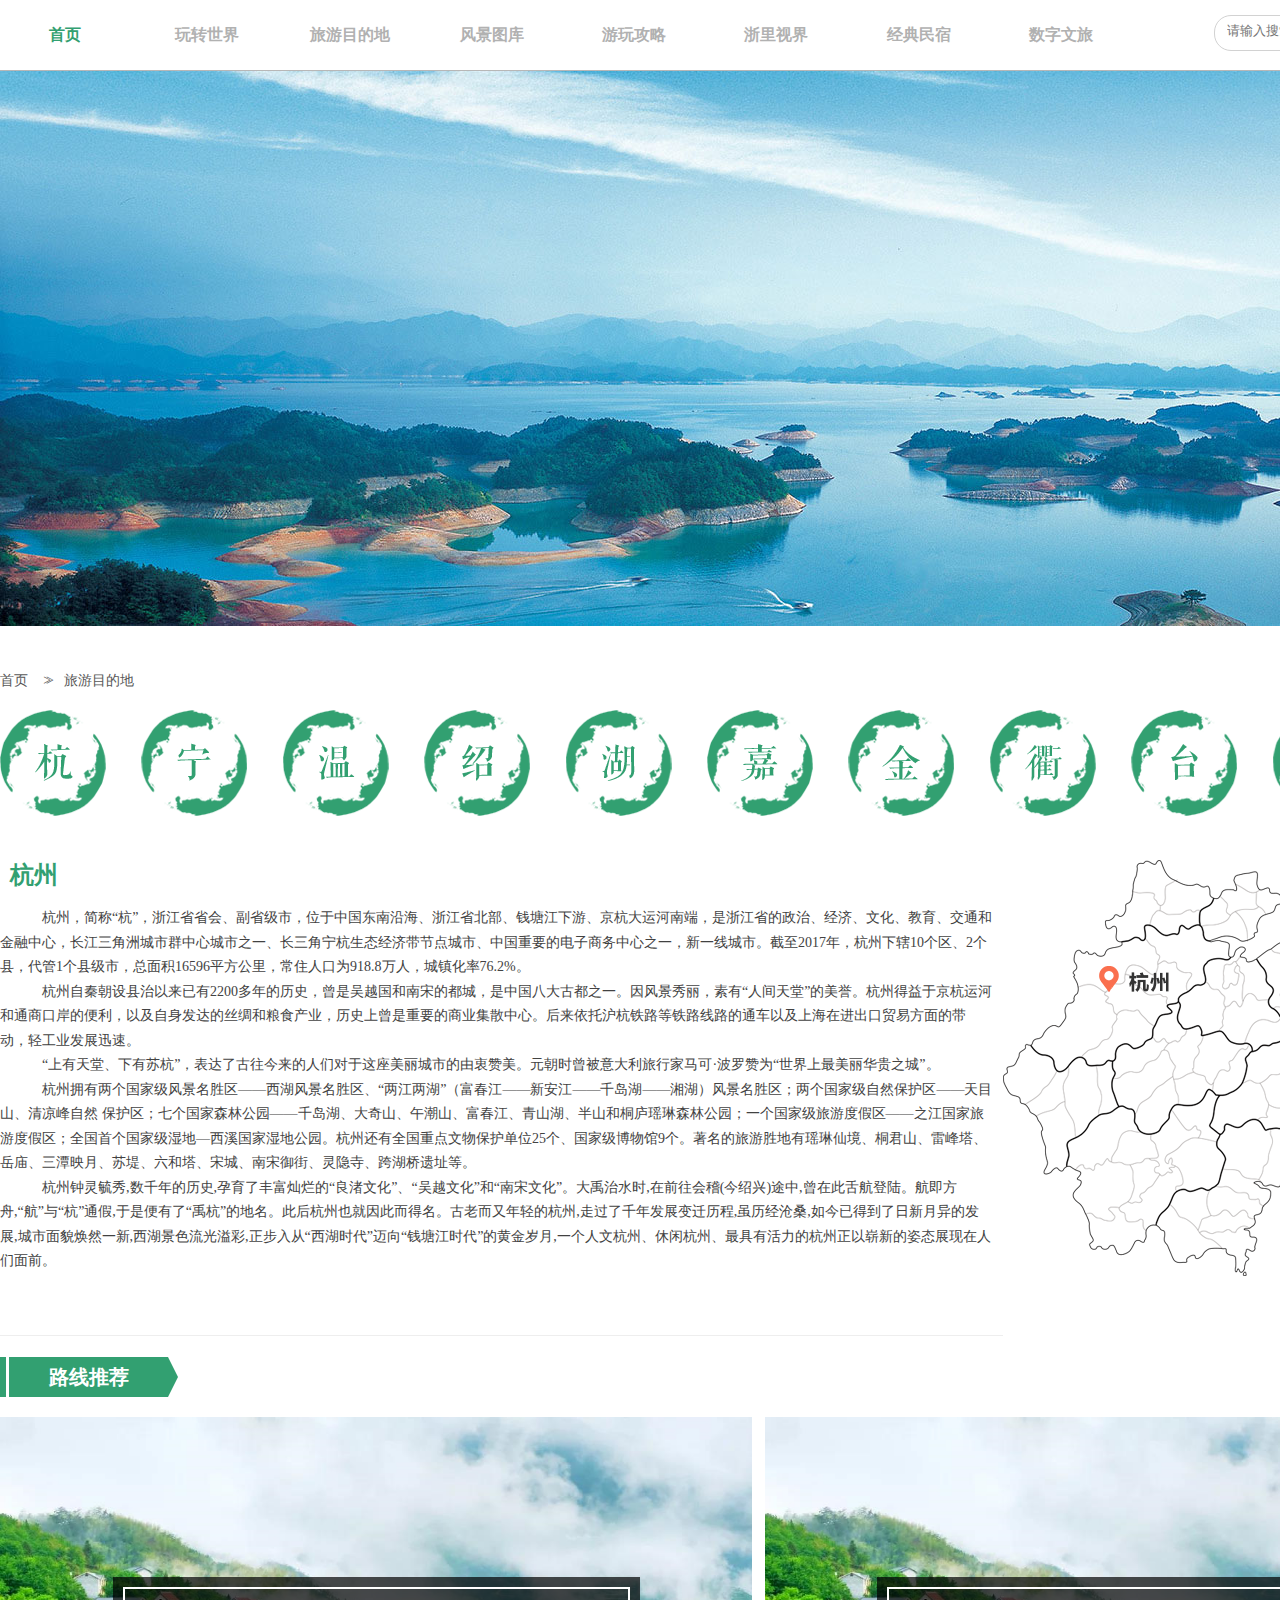
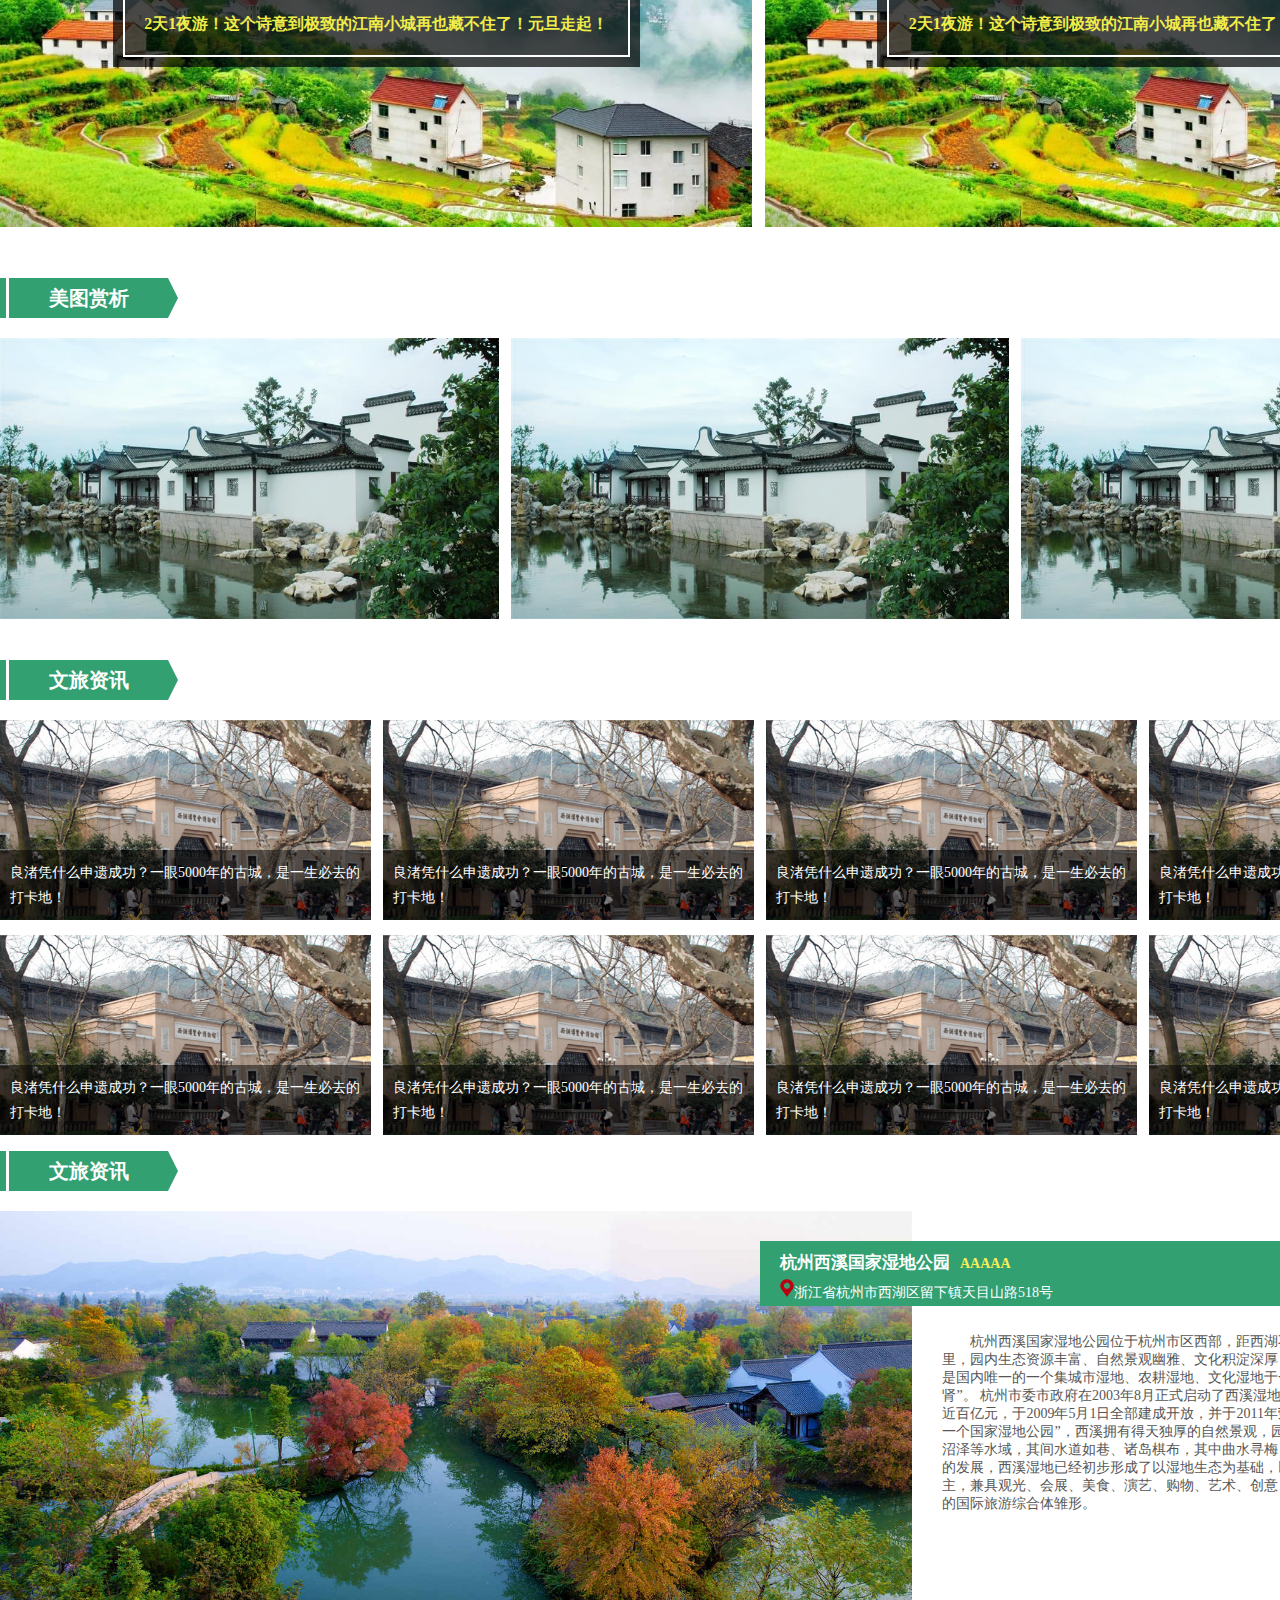
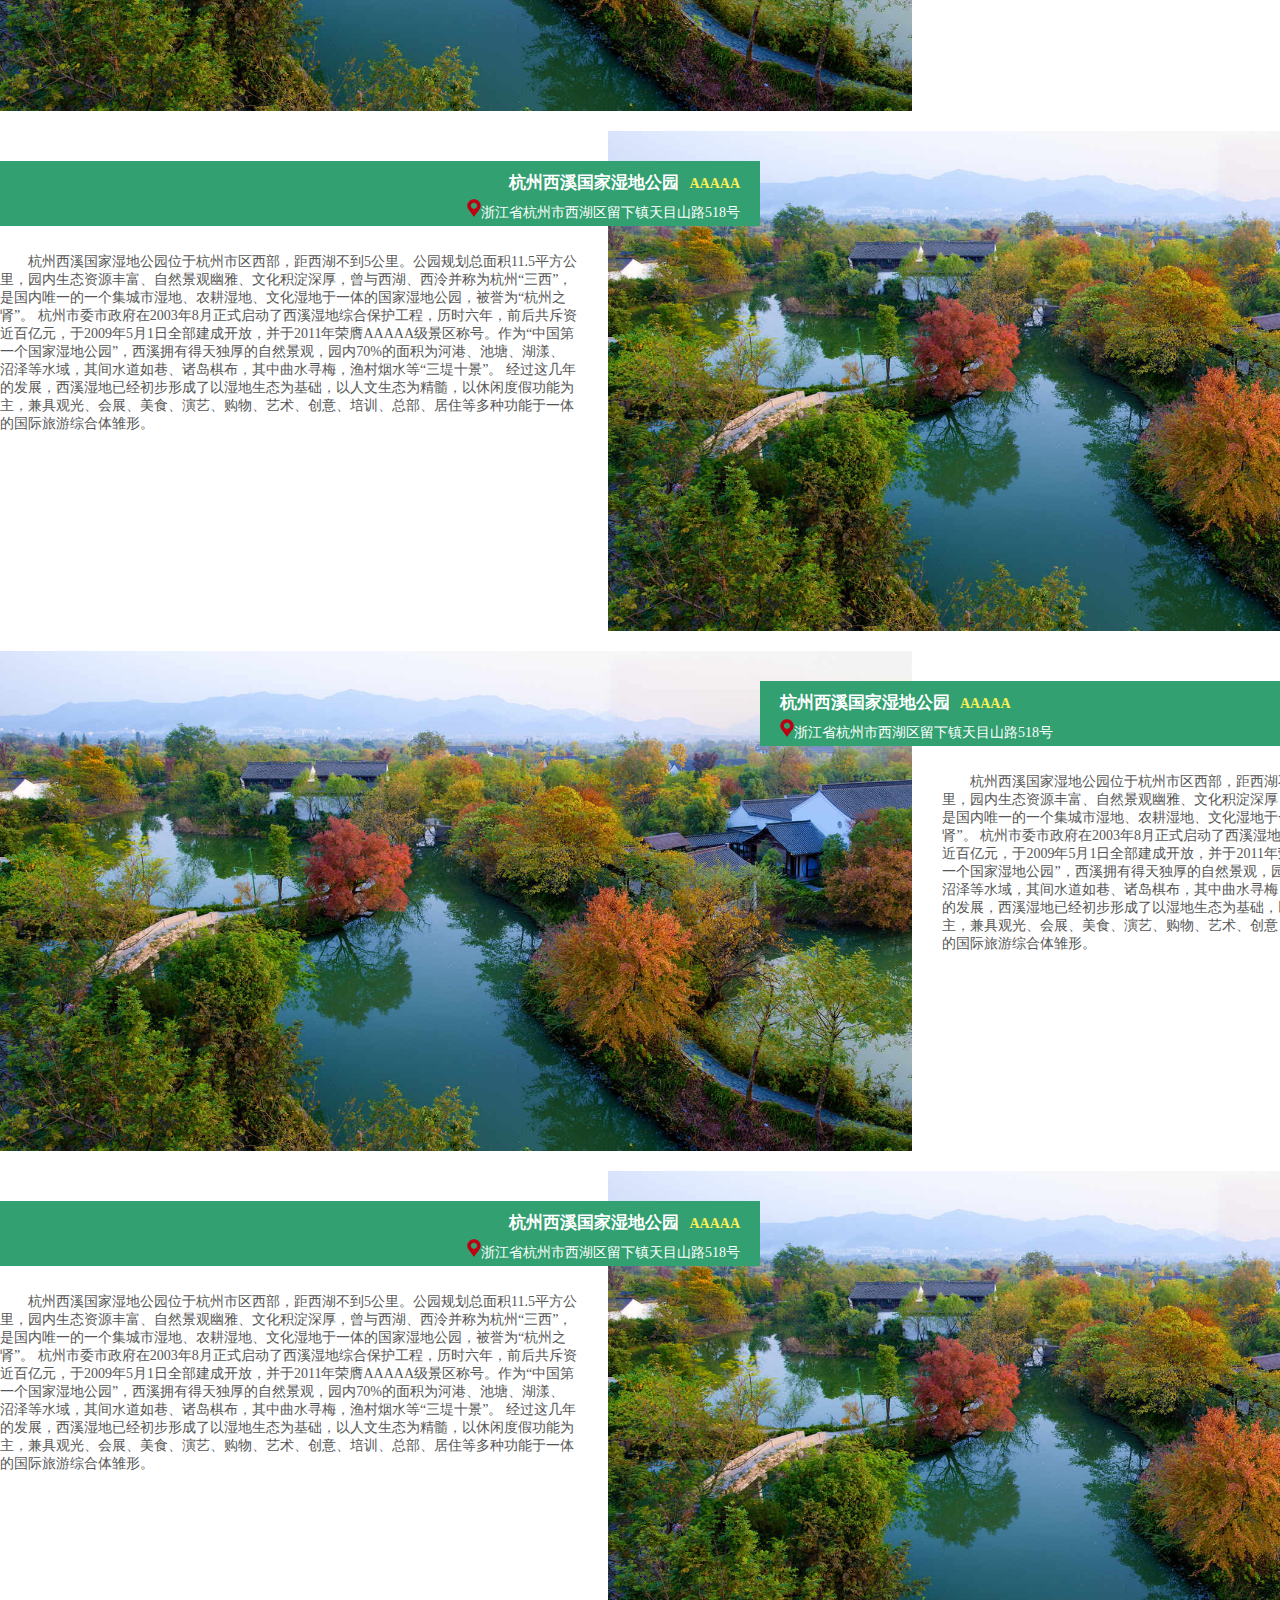
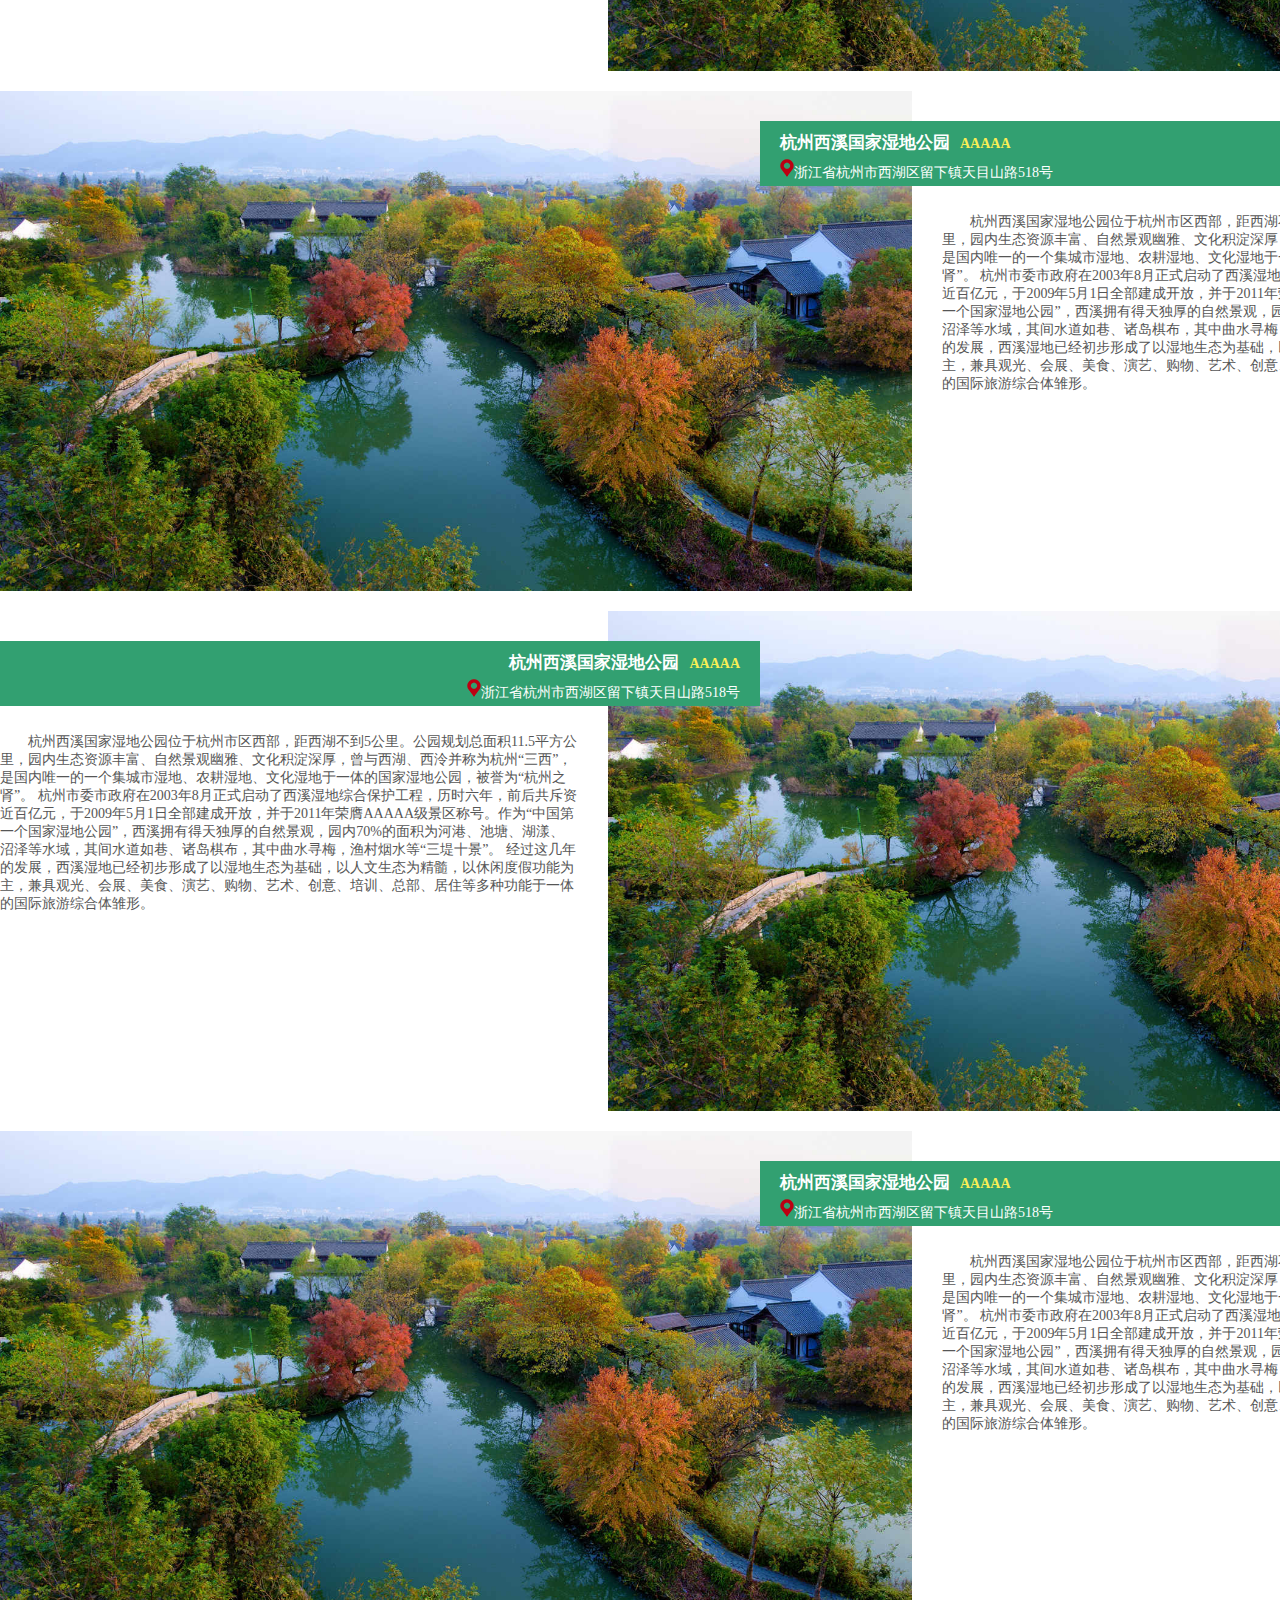
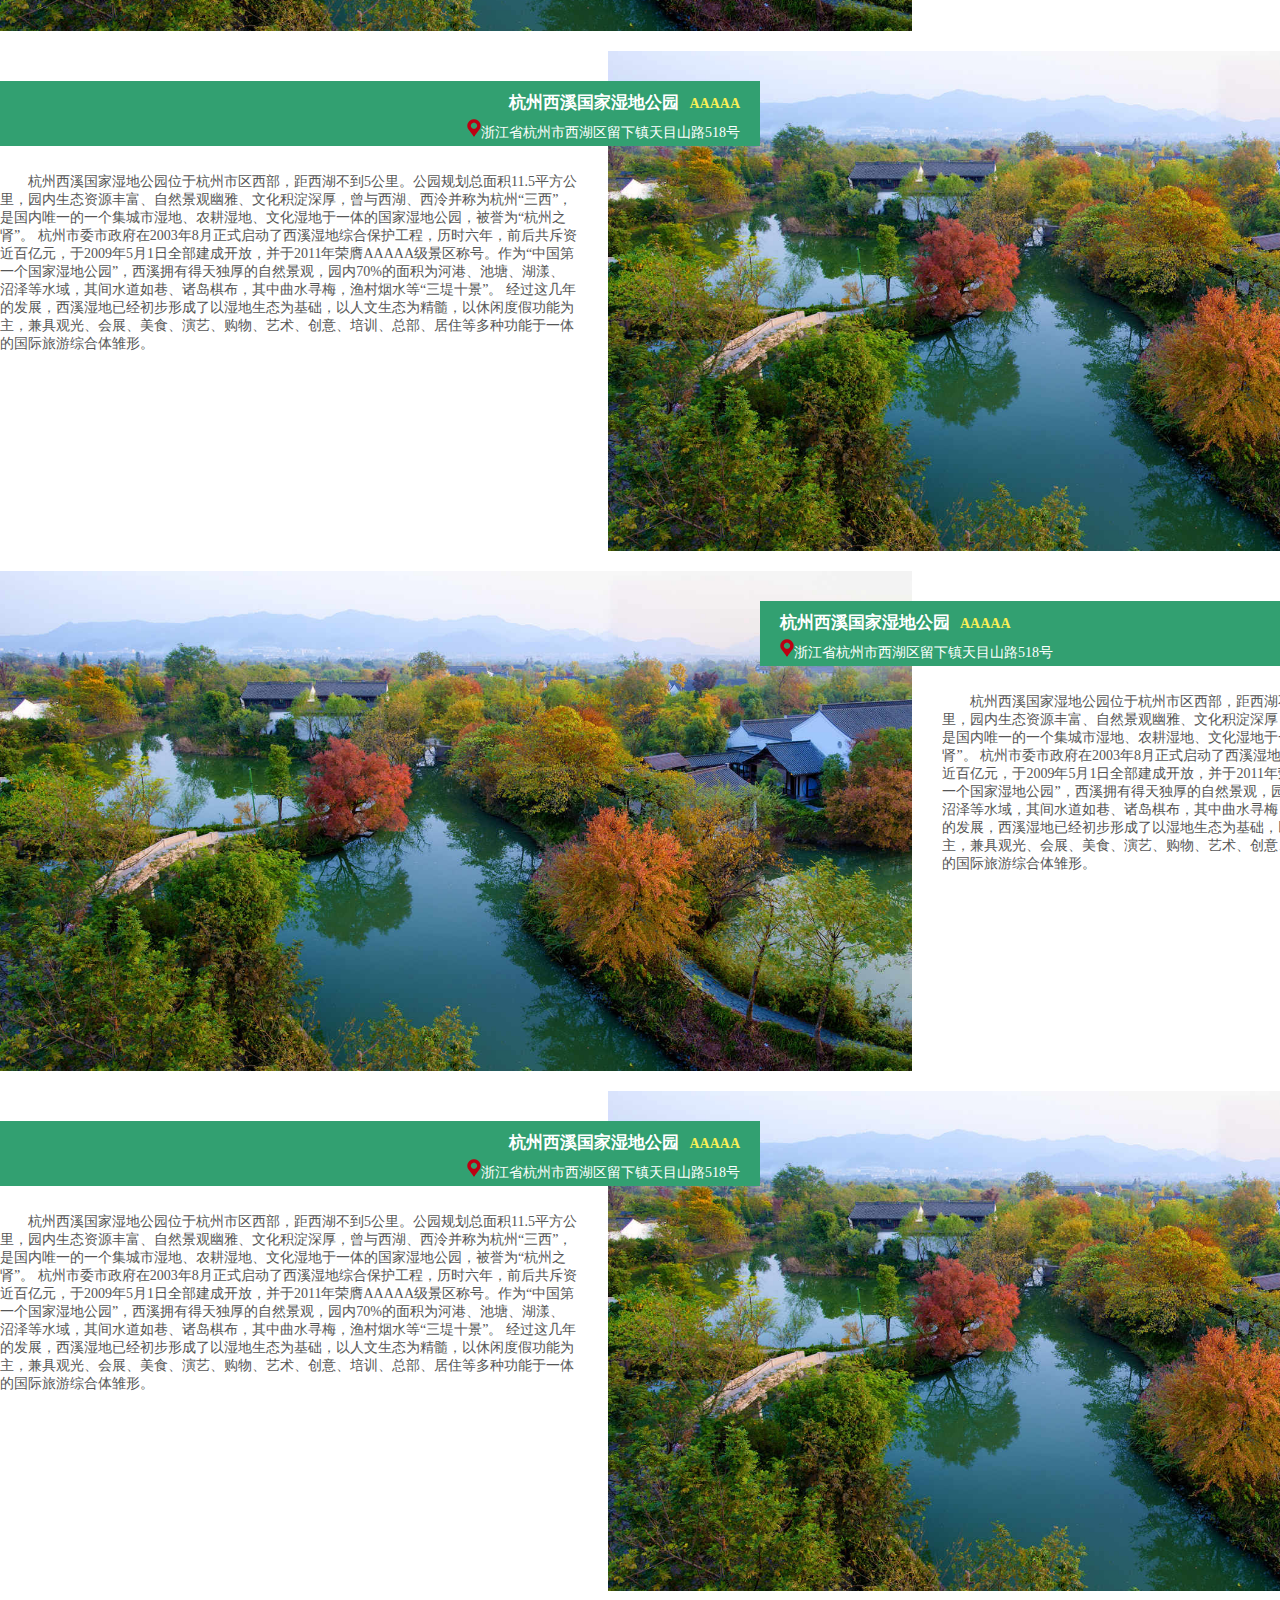
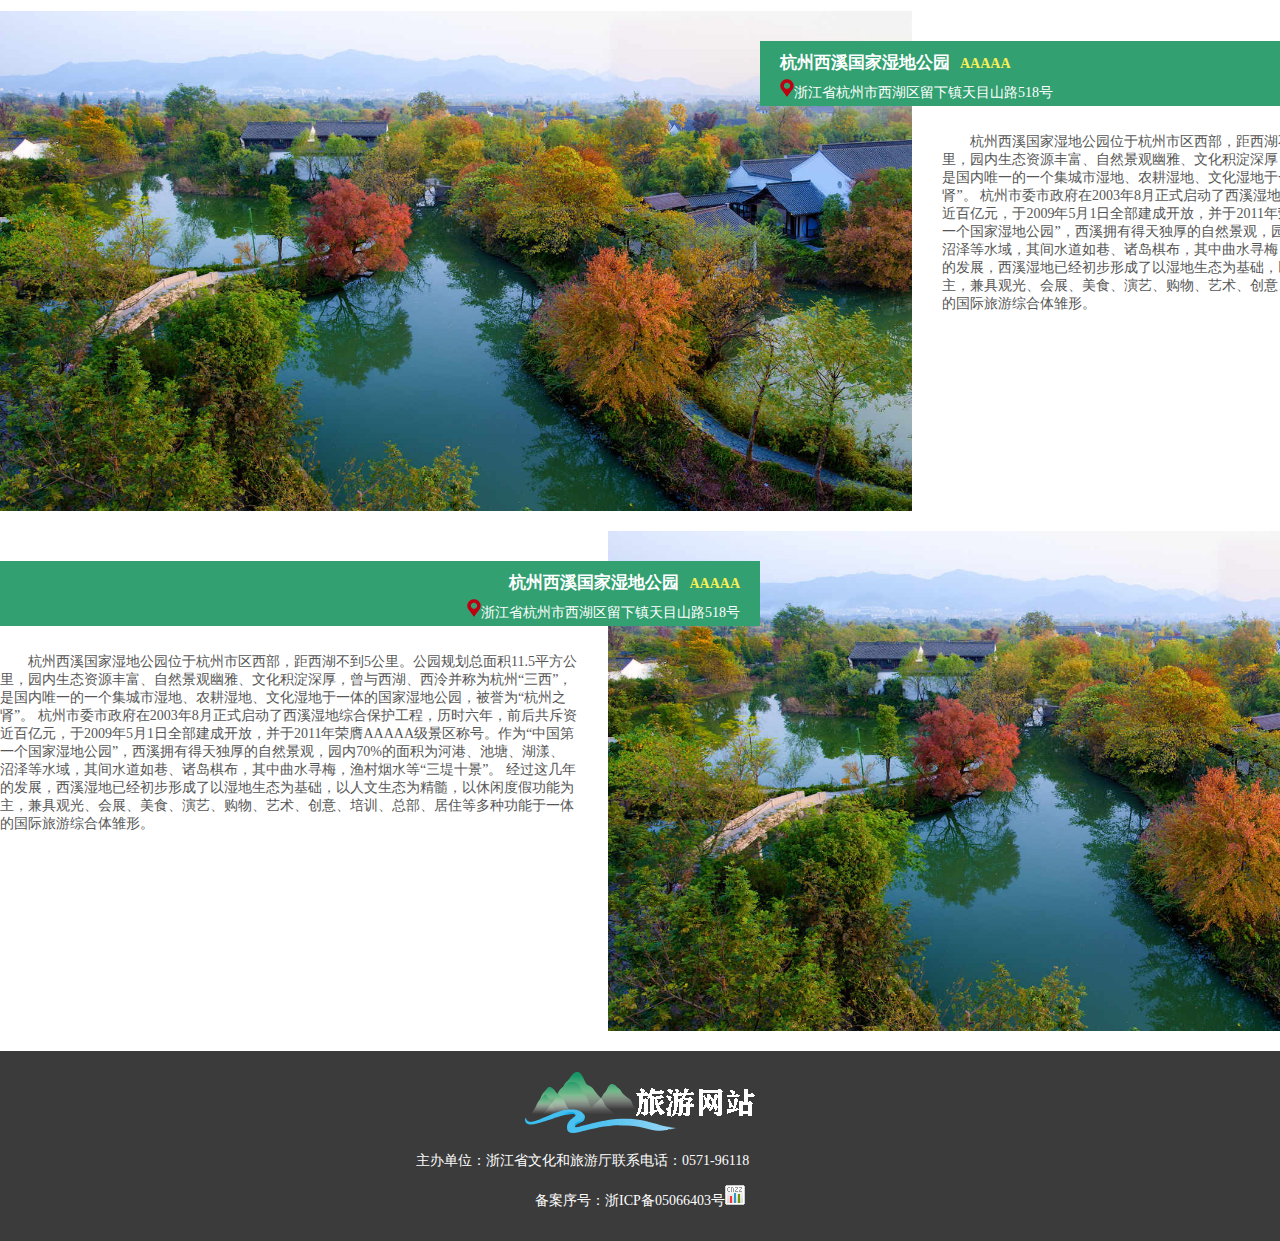
<file: 第六组第五次团队作业/项目PPT可运行的导出-HTML/TDstination.html>
<!DOCTYPE html>
<html>

<head>
    <meta charset="utf-8">
    <title>旅游目的地</title>
    <link rel="stylesheet" type="text/css" href="css/public.css" />
    <link rel="stylesheet" type="text/css" href="css/PlayZhejiang.css" />
    <link rel="stylesheet" type="text/css" href="css/TDstination.css" />
</head>

<body>
    <div class="nav">
        <div class="container">
            <ul>
                <li><a href="index.html">首页</a></li>
                <li><a href="PlayZhejiang.html">玩转世界</a></li>
                <li><a href="TDstination.html">旅游目的地</a></li>
                <li><a href="tuijian.html">风景图库</a></li>
                <li><a href="PlayStrategy.html">游玩攻略</a></li>
                <li><a href="zhejianglook.html">浙里视界</a></li>
                <li><a href="minshu.html">经典民宿</a></li>
                <li><a href="NumberShow.html">数字文旅</a></li>
            </ul>
            <form action="#" method="post">
                <div class="form-input"><input type="text" placeholder="请输入搜索关键词" /></div>
                <div class="form-button"><img src="img/search-icon.png"></div>
            </form>
        </div>
    </div>
    <div class="banner">
        <img src="img/hangbg.jpg">
    </div>
    <div class="centerbox">
        <div class="container">
            <div class="thisposition">
                <a href="#">首页</a><span>&gt;&gt;</span><a href="#">旅游目的地</a>
            </div>
            <ul class="changimg">
                <li>
                    <a href="#"><img src="img/chang.png"></a>
                </li>
                <li>
                    <a href="#"><img src="img/chang1.png"></a>
                </li>
                <li>
                    <a href="#"><img src="img/chang2.png"></a>
                </li>
                <li>
                    <a href="#"><img src="img/chang3.png"></a>
                </li>
                <li>
                    <a href="#"><img src="img/chang4.png"></a>
                </li>
                <li>
                    <a href="#"><img src="img/chang5.png"></a>
                </li>
                <li>
                    <a href="#"><img src="img/chang6.png"></a>
                </li>
                <li>
                    <a href="#"><img src="img/chang7.png"></a>
                </li>
                <li>
                    <a href="#"><img src="img/chang8.png"></a>
                </li>
                <li>
                    <a href="#"><img src="img/chang9.png"></a>
                </li>
                <li>
                    <a href="#"><img src="img/chang10.png"></a>
                </li>
            </ul>
            <div class="miaoshu">
                <div>
                    <h1>杭州</h1>
                    <p>&nbsp;&nbsp;&nbsp;&nbsp;杭州，简称“杭”，浙江省省会、副省级市，位于中国东南沿海、浙江省北部、钱塘江下游、京杭大运河南端，是浙江省的政治、经济、文化、教育、交通和金融中心，长江三角洲城市群中心城市之一、长三角宁杭生态经济带节点城市、中国重要的电子商务中心之一，新一线城市。截至2017年，杭州下辖10个区、2个县，代管1个县级市，总面积16596平方公里，常住人口为918.8万人，城镇化率76.2%。</p>
                    <p>&nbsp;&nbsp;&nbsp;&nbsp;杭州自秦朝设县治以来已有2200多年的历史，曾是吴越国和南宋的都城，是中国八大古都之一。因风景秀丽，素有“人间天堂”的美誉。杭州得益于京杭运河和通商口岸的便利，以及自身发达的丝绸和粮食产业，历史上曾是重要的商业集散中心。后来依托沪杭铁路等铁路线路的通车以及上海在进出口贸易方面的带动，轻工业发展迅速。</p>
                    <p>&nbsp;&nbsp;&nbsp;&nbsp;“上有天堂、下有苏杭”，表达了古往今来的人们对于这座美丽城市的由衷赞美。元朝时曾被意大利旅行家马可·波罗赞为“世界上最美丽华贵之城”。</p>
                    <p>&nbsp;&nbsp;&nbsp;&nbsp;杭州拥有两个国家级风景名胜区——西湖风景名胜区、“两江两湖”（富春江——新安江——千岛湖——湘湖）风景名胜区；两个国家级自然保护区——天目山、清凉峰自然 保护区；七个国家森林公园——千岛湖、大奇山、午潮山、富春江、青山湖、半山和桐庐瑶琳森林公园；一个国家级旅游度假区——之江国家旅游度假区；全国首个国家级湿地—西溪国家湿地公园。杭州还有全国重点文物保护单位25个、国家级博物馆9个。著名的旅游胜地有瑶琳仙境、桐君山、雷峰塔、岳庙、三潭映月、苏堤、六和塔、宋城、南宋御街、灵隐寺、跨湖桥遗址等。
                    </p>
                    <p>&nbsp;&nbsp;&nbsp;&nbsp;杭州钟灵毓秀,数千年的历史,孕育了丰富灿烂的“良渚文化”、“吴越文化”和“南宋文化”。大禹治水时,在前往会稽(今绍兴)途中,曾在此舌航登陆。航即方舟,“航”与“杭”通假,于是便有了“禹杭”的地名。此后杭州也就因此而得名。古老而又年轻的杭州,走过了千年发展变迁历程,虽历经沧桑,如今已得到了日新月异的发展,城市面貌焕然一新,西湖景色流光溢彩,正步入从“西湖时代”迈向“钱塘江时代”的黄金岁月,一个人文杭州、休闲杭州、最具有活力的杭州正以崭新的姿态展现在人们面前。</p>
                </div>
                <div><img src="img/hangdi.png"></div>
            </div>
            <ul class="luxian">
                <div class="biaoqian">
                    <div>路线推荐</div>
                    <div><a href="#">更多</a></div>
                </div>
                <li>
                    <a href="#">
                        <img src="img/zhen.jpg">
                        <div class="text">
                            <div>
                                2天1夜游！这个诗意到极致的江南小城再也藏不住了！元旦走起！
                            </div>
                        </div>
                    </a>
                </li>
                <li></li>
                <li>
                    <a href="#">
                        <img src="img/zhen.jpg">
                        <div class="text">
                            <div>
                                2天1夜游！这个诗意到极致的江南小城再也藏不住了！元旦走起！
                            </div>
                        </div>
                    </a>
                </li>
            </ul>
            <ul class="imgshow">
                <div class="biaoqian">
                    <div>美图赏析</div>
                    <div><a href="#">更多</a></div>
                </div>
                <li>
                    <a href="#"><img src="img/mei.jpg"></a>
                </li>
                <li></li>
                <li>
                    <a href="#"><img src="img/mei.jpg"></a>
                </li>
                <li></li>
                <li>
                    <a href="#"><img src="img/mei.jpg"></a>
                </li>
            </ul>
            <ul class="wenlv">
                <div class="biaoqian">
                    <div>文旅资讯</div>
                    <div><a href="#">更多</a></div>
                </div>
                <li>
                    <a href="#"><img src="img/2d7tuijian2.jpg">
                        <p>良渚凭什么申遗成功？一眼5000年的古城，是一生必去的打卡地！</p>
                    </a>
                </li>
                <li></li>
                <li>
                    <a href="#"><img src="img/2d7tuijian2.jpg">
                        <p>良渚凭什么申遗成功？一眼5000年的古城，是一生必去的打卡地！</p>
                    </a>
                </li>
                <li></li>
                <li>
                    <a href="#"><img src="img/2d7tuijian2.jpg">
                        <p>良渚凭什么申遗成功？一眼5000年的古城，是一生必去的打卡地！</p>
                    </a>
                </li>
                <li></li>
                <li>
                    <a href="#"><img src="img/2d7tuijian2.jpg">
                        <p>良渚凭什么申遗成功？一眼5000年的古城，是一生必去的打卡地！</p>
                    </a>
                </li>
                <li style="width:0 !important;"></li>
                <li>
                    <a href="#"><img src="img/2d7tuijian2.jpg">
                        <p>良渚凭什么申遗成功？一眼5000年的古城，是一生必去的打卡地！</p>
                    </a>
                </li>
                <li></li>
                <li>
                    <a href="#"><img src="img/2d7tuijian2.jpg">
                        <p>良渚凭什么申遗成功？一眼5000年的古城，是一生必去的打卡地！</p>
                    </a>
                </li>
                <li></li>
                <li>
                    <a href="#"><img src="img/2d7tuijian2.jpg">
                        <p>良渚凭什么申遗成功？一眼5000年的古城，是一生必去的打卡地！</p>
                    </a>
                </li>
                <li></li>
                <li>
                    <a href="#"><img src="img/2d7tuijian2.jpg">
                        <p>良渚凭什么申遗成功？一眼5000年的古城，是一生必去的打卡地！</p>
                    </a>
                </li>
            </ul>
            <div class="jingdian">
                <div class="biaoqian">
                    <div>文旅资讯</div>
                    <div><a href="#">更多</a></div>
                </div>
                <div class="text">
                    <div class="image"><img src="img/jingdian.jpg"></div>
                    <div class="miaoshu">杭州西溪国家湿地公园位于杭州市区西部，距西湖不到5公里。公园规划总面积11.5平方公里，园内生态资源丰富、自然景观幽雅、文化积淀深厚，曾与西湖、西泠并称为杭州“三西”，是国内唯一的一个集城市湿地、农耕湿地、文化湿地于一体的国家湿地公园，被誉为“杭州之肾”。 杭州市委市政府在2003年8月正式启动了西溪湿地综合保护工程，历时六年，前后共斥资近百亿元，于2009年5月1日全部建成开放，并于2011年荣膺AAAAA级景区称号。作为“中国第一个国家湿地公园”，西溪拥有得天独厚的自然景观，园内70%的面积为河港、池塘、湖漾、沼泽等水域，其间水道如巷、诸岛棋布，其中曲水寻梅，渔村烟水等“三堤十景”。
                        经过这几年的发展，西溪湿地已经初步形成了以湿地生态为基础，以人文生态为精髓，以休闲度假功能为主，兼具观光、会展、美食、演艺、购物、艺术、创意、培训、总部、居住等多种功能于一体的国际旅游综合体雏形。
                    </div>
                    <div class="dingwei">
                        <h3>杭州西溪国家湿地公园<span>AAAAA</span></h3>
                        <p>
                            <a href=""><img src="img/position-icon.png">浙江省杭州市西湖区留下镇天目山路518号</a>
                        </p>
                    </div>
                </div>
                <div class="text">
                    <div class="image"><img src="img/jingdian.jpg"></div>
                    <div class="miaoshu">杭州西溪国家湿地公园位于杭州市区西部，距西湖不到5公里。公园规划总面积11.5平方公里，园内生态资源丰富、自然景观幽雅、文化积淀深厚，曾与西湖、西泠并称为杭州“三西”，是国内唯一的一个集城市湿地、农耕湿地、文化湿地于一体的国家湿地公园，被誉为“杭州之肾”。 杭州市委市政府在2003年8月正式启动了西溪湿地综合保护工程，历时六年，前后共斥资近百亿元，于2009年5月1日全部建成开放，并于2011年荣膺AAAAA级景区称号。作为“中国第一个国家湿地公园”，西溪拥有得天独厚的自然景观，园内70%的面积为河港、池塘、湖漾、沼泽等水域，其间水道如巷、诸岛棋布，其中曲水寻梅，渔村烟水等“三堤十景”。
                        经过这几年的发展，西溪湿地已经初步形成了以湿地生态为基础，以人文生态为精髓，以休闲度假功能为主，兼具观光、会展、美食、演艺、购物、艺术、创意、培训、总部、居住等多种功能于一体的国际旅游综合体雏形。
                    </div>
                    <div class="dingwei">
                        <h3>杭州西溪国家湿地公园<span>AAAAA</span></h3>
                        <p>
                            <a href=""><img src="img/position-icon.png">浙江省杭州市西湖区留下镇天目山路518号</a>
                        </p>
                    </div>
                </div>
                <div class="text">
                    <div class="image"><img src="img/jingdian.jpg"></div>
                    <div class="miaoshu">杭州西溪国家湿地公园位于杭州市区西部，距西湖不到5公里。公园规划总面积11.5平方公里，园内生态资源丰富、自然景观幽雅、文化积淀深厚，曾与西湖、西泠并称为杭州“三西”，是国内唯一的一个集城市湿地、农耕湿地、文化湿地于一体的国家湿地公园，被誉为“杭州之肾”。 杭州市委市政府在2003年8月正式启动了西溪湿地综合保护工程，历时六年，前后共斥资近百亿元，于2009年5月1日全部建成开放，并于2011年荣膺AAAAA级景区称号。作为“中国第一个国家湿地公园”，西溪拥有得天独厚的自然景观，园内70%的面积为河港、池塘、湖漾、沼泽等水域，其间水道如巷、诸岛棋布，其中曲水寻梅，渔村烟水等“三堤十景”。
                        经过这几年的发展，西溪湿地已经初步形成了以湿地生态为基础，以人文生态为精髓，以休闲度假功能为主，兼具观光、会展、美食、演艺、购物、艺术、创意、培训、总部、居住等多种功能于一体的国际旅游综合体雏形。
                    </div>
                    <div class="dingwei">
                        <h3>杭州西溪国家湿地公园<span>AAAAA</span></h3>
                        <p>
                            <a href=""><img src="img/position-icon.png">浙江省杭州市西湖区留下镇天目山路518号</a>
                        </p>
                    </div>
                </div>
                <div class="text">
                    <div class="image"><img src="img/jingdian.jpg"></div>
                    <div class="miaoshu">杭州西溪国家湿地公园位于杭州市区西部，距西湖不到5公里。公园规划总面积11.5平方公里，园内生态资源丰富、自然景观幽雅、文化积淀深厚，曾与西湖、西泠并称为杭州“三西”，是国内唯一的一个集城市湿地、农耕湿地、文化湿地于一体的国家湿地公园，被誉为“杭州之肾”。 杭州市委市政府在2003年8月正式启动了西溪湿地综合保护工程，历时六年，前后共斥资近百亿元，于2009年5月1日全部建成开放，并于2011年荣膺AAAAA级景区称号。作为“中国第一个国家湿地公园”，西溪拥有得天独厚的自然景观，园内70%的面积为河港、池塘、湖漾、沼泽等水域，其间水道如巷、诸岛棋布，其中曲水寻梅，渔村烟水等“三堤十景”。
                        经过这几年的发展，西溪湿地已经初步形成了以湿地生态为基础，以人文生态为精髓，以休闲度假功能为主，兼具观光、会展、美食、演艺、购物、艺术、创意、培训、总部、居住等多种功能于一体的国际旅游综合体雏形。
                    </div>
                    <div class="dingwei">
                        <h3>杭州西溪国家湿地公园<span>AAAAA</span></h3>
                        <p>
                            <a href=""><img src="img/position-icon.png">浙江省杭州市西湖区留下镇天目山路518号</a>
                        </p>
                    </div>
                </div>
                <div class="text">
                    <div class="image"><img src="img/jingdian.jpg"></div>
                    <div class="miaoshu">杭州西溪国家湿地公园位于杭州市区西部，距西湖不到5公里。公园规划总面积11.5平方公里，园内生态资源丰富、自然景观幽雅、文化积淀深厚，曾与西湖、西泠并称为杭州“三西”，是国内唯一的一个集城市湿地、农耕湿地、文化湿地于一体的国家湿地公园，被誉为“杭州之肾”。 杭州市委市政府在2003年8月正式启动了西溪湿地综合保护工程，历时六年，前后共斥资近百亿元，于2009年5月1日全部建成开放，并于2011年荣膺AAAAA级景区称号。作为“中国第一个国家湿地公园”，西溪拥有得天独厚的自然景观，园内70%的面积为河港、池塘、湖漾、沼泽等水域，其间水道如巷、诸岛棋布，其中曲水寻梅，渔村烟水等“三堤十景”。
                        经过这几年的发展，西溪湿地已经初步形成了以湿地生态为基础，以人文生态为精髓，以休闲度假功能为主，兼具观光、会展、美食、演艺、购物、艺术、创意、培训、总部、居住等多种功能于一体的国际旅游综合体雏形。
                    </div>
                    <div class="dingwei">
                        <h3>杭州西溪国家湿地公园<span>AAAAA</span></h3>
                        <p>
                            <a href=""><img src="img/position-icon.png">浙江省杭州市西湖区留下镇天目山路518号</a>
                        </p>
                    </div>
                </div>
                <div class="text">
                    <div class="image"><img src="img/jingdian.jpg"></div>
                    <div class="miaoshu">杭州西溪国家湿地公园位于杭州市区西部，距西湖不到5公里。公园规划总面积11.5平方公里，园内生态资源丰富、自然景观幽雅、文化积淀深厚，曾与西湖、西泠并称为杭州“三西”，是国内唯一的一个集城市湿地、农耕湿地、文化湿地于一体的国家湿地公园，被誉为“杭州之肾”。 杭州市委市政府在2003年8月正式启动了西溪湿地综合保护工程，历时六年，前后共斥资近百亿元，于2009年5月1日全部建成开放，并于2011年荣膺AAAAA级景区称号。作为“中国第一个国家湿地公园”，西溪拥有得天独厚的自然景观，园内70%的面积为河港、池塘、湖漾、沼泽等水域，其间水道如巷、诸岛棋布，其中曲水寻梅，渔村烟水等“三堤十景”。
                        经过这几年的发展，西溪湿地已经初步形成了以湿地生态为基础，以人文生态为精髓，以休闲度假功能为主，兼具观光、会展、美食、演艺、购物、艺术、创意、培训、总部、居住等多种功能于一体的国际旅游综合体雏形。
                    </div>
                    <div class="dingwei">
                        <h3>杭州西溪国家湿地公园<span>AAAAA</span></h3>
                        <p>
                            <a href=""><img src="img/position-icon.png">浙江省杭州市西湖区留下镇天目山路518号</a>
                        </p>
                    </div>
                </div>
                <div class="text">
                    <div class="image"><img src="img/jingdian.jpg"></div>
                    <div class="miaoshu">杭州西溪国家湿地公园位于杭州市区西部，距西湖不到5公里。公园规划总面积11.5平方公里，园内生态资源丰富、自然景观幽雅、文化积淀深厚，曾与西湖、西泠并称为杭州“三西”，是国内唯一的一个集城市湿地、农耕湿地、文化湿地于一体的国家湿地公园，被誉为“杭州之肾”。 杭州市委市政府在2003年8月正式启动了西溪湿地综合保护工程，历时六年，前后共斥资近百亿元，于2009年5月1日全部建成开放，并于2011年荣膺AAAAA级景区称号。作为“中国第一个国家湿地公园”，西溪拥有得天独厚的自然景观，园内70%的面积为河港、池塘、湖漾、沼泽等水域，其间水道如巷、诸岛棋布，其中曲水寻梅，渔村烟水等“三堤十景”。
                        经过这几年的发展，西溪湿地已经初步形成了以湿地生态为基础，以人文生态为精髓，以休闲度假功能为主，兼具观光、会展、美食、演艺、购物、艺术、创意、培训、总部、居住等多种功能于一体的国际旅游综合体雏形。
                    </div>
                    <div class="dingwei">
                        <h3>杭州西溪国家湿地公园<span>AAAAA</span></h3>
                        <p>
                            <a href=""><img src="img/position-icon.png">浙江省杭州市西湖区留下镇天目山路518号</a>
                        </p>
                    </div>
                </div>
                <div class="text">
                    <div class="image"><img src="img/jingdian.jpg"></div>
                    <div class="miaoshu">杭州西溪国家湿地公园位于杭州市区西部，距西湖不到5公里。公园规划总面积11.5平方公里，园内生态资源丰富、自然景观幽雅、文化积淀深厚，曾与西湖、西泠并称为杭州“三西”，是国内唯一的一个集城市湿地、农耕湿地、文化湿地于一体的国家湿地公园，被誉为“杭州之肾”。 杭州市委市政府在2003年8月正式启动了西溪湿地综合保护工程，历时六年，前后共斥资近百亿元，于2009年5月1日全部建成开放，并于2011年荣膺AAAAA级景区称号。作为“中国第一个国家湿地公园”，西溪拥有得天独厚的自然景观，园内70%的面积为河港、池塘、湖漾、沼泽等水域，其间水道如巷、诸岛棋布，其中曲水寻梅，渔村烟水等“三堤十景”。
                        经过这几年的发展，西溪湿地已经初步形成了以湿地生态为基础，以人文生态为精髓，以休闲度假功能为主，兼具观光、会展、美食、演艺、购物、艺术、创意、培训、总部、居住等多种功能于一体的国际旅游综合体雏形。
                    </div>
                    <div class="dingwei">
                        <h3>杭州西溪国家湿地公园<span>AAAAA</span></h3>
                        <p>
                            <a href=""><img src="img/position-icon.png">浙江省杭州市西湖区留下镇天目山路518号</a>
                        </p>
                    </div>
                </div>
                <div class="text">
                    <div class="image"><img src="img/jingdian.jpg"></div>
                    <div class="miaoshu">杭州西溪国家湿地公园位于杭州市区西部，距西湖不到5公里。公园规划总面积11.5平方公里，园内生态资源丰富、自然景观幽雅、文化积淀深厚，曾与西湖、西泠并称为杭州“三西”，是国内唯一的一个集城市湿地、农耕湿地、文化湿地于一体的国家湿地公园，被誉为“杭州之肾”。 杭州市委市政府在2003年8月正式启动了西溪湿地综合保护工程，历时六年，前后共斥资近百亿元，于2009年5月1日全部建成开放，并于2011年荣膺AAAAA级景区称号。作为“中国第一个国家湿地公园”，西溪拥有得天独厚的自然景观，园内70%的面积为河港、池塘、湖漾、沼泽等水域，其间水道如巷、诸岛棋布，其中曲水寻梅，渔村烟水等“三堤十景”。
                        经过这几年的发展，西溪湿地已经初步形成了以湿地生态为基础，以人文生态为精髓，以休闲度假功能为主，兼具观光、会展、美食、演艺、购物、艺术、创意、培训、总部、居住等多种功能于一体的国际旅游综合体雏形。
                    </div>
                    <div class="dingwei">
                        <h3>杭州西溪国家湿地公园<span>AAAAA</span></h3>
                        <p>
                            <a href=""><img src="img/position-icon.png">浙江省杭州市西湖区留下镇天目山路518号</a>
                        </p>
                    </div>
                </div>
                <div class="text">
                    <div class="image"><img src="img/jingdian.jpg"></div>
                    <div class="miaoshu">杭州西溪国家湿地公园位于杭州市区西部，距西湖不到5公里。公园规划总面积11.5平方公里，园内生态资源丰富、自然景观幽雅、文化积淀深厚，曾与西湖、西泠并称为杭州“三西”，是国内唯一的一个集城市湿地、农耕湿地、文化湿地于一体的国家湿地公园，被誉为“杭州之肾”。 杭州市委市政府在2003年8月正式启动了西溪湿地综合保护工程，历时六年，前后共斥资近百亿元，于2009年5月1日全部建成开放，并于2011年荣膺AAAAA级景区称号。作为“中国第一个国家湿地公园”，西溪拥有得天独厚的自然景观，园内70%的面积为河港、池塘、湖漾、沼泽等水域，其间水道如巷、诸岛棋布，其中曲水寻梅，渔村烟水等“三堤十景”。
                        经过这几年的发展，西溪湿地已经初步形成了以湿地生态为基础，以人文生态为精髓，以休闲度假功能为主，兼具观光、会展、美食、演艺、购物、艺术、创意、培训、总部、居住等多种功能于一体的国际旅游综合体雏形。
                    </div>
                    <div class="dingwei">
                        <h3>杭州西溪国家湿地公园<span>AAAAA</span></h3>
                        <p>
                            <a href=""><img src="img/position-icon.png">浙江省杭州市西湖区留下镇天目山路518号</a>
                        </p>
                    </div>
                </div>
                <div class="text">
                    <div class="image"><img src="img/jingdian.jpg"></div>
                    <div class="miaoshu">杭州西溪国家湿地公园位于杭州市区西部，距西湖不到5公里。公园规划总面积11.5平方公里，园内生态资源丰富、自然景观幽雅、文化积淀深厚，曾与西湖、西泠并称为杭州“三西”，是国内唯一的一个集城市湿地、农耕湿地、文化湿地于一体的国家湿地公园，被誉为“杭州之肾”。 杭州市委市政府在2003年8月正式启动了西溪湿地综合保护工程，历时六年，前后共斥资近百亿元，于2009年5月1日全部建成开放，并于2011年荣膺AAAAA级景区称号。作为“中国第一个国家湿地公园”，西溪拥有得天独厚的自然景观，园内70%的面积为河港、池塘、湖漾、沼泽等水域，其间水道如巷、诸岛棋布，其中曲水寻梅，渔村烟水等“三堤十景”。
                        经过这几年的发展，西溪湿地已经初步形成了以湿地生态为基础，以人文生态为精髓，以休闲度假功能为主，兼具观光、会展、美食、演艺、购物、艺术、创意、培训、总部、居住等多种功能于一体的国际旅游综合体雏形。
                    </div>
                    <div class="dingwei">
                        <h3>杭州西溪国家湿地公园<span>AAAAA</span></h3>
                        <p>
                            <a href=""><img src="img/position-icon.png">浙江省杭州市西湖区留下镇天目山路518号</a>
                        </p>
                    </div>
                </div>
                <div class="text">
                    <div class="image"><img src="img/jingdian.jpg"></div>
                    <div class="miaoshu">杭州西溪国家湿地公园位于杭州市区西部，距西湖不到5公里。公园规划总面积11.5平方公里，园内生态资源丰富、自然景观幽雅、文化积淀深厚，曾与西湖、西泠并称为杭州“三西”，是国内唯一的一个集城市湿地、农耕湿地、文化湿地于一体的国家湿地公园，被誉为“杭州之肾”。 杭州市委市政府在2003年8月正式启动了西溪湿地综合保护工程，历时六年，前后共斥资近百亿元，于2009年5月1日全部建成开放，并于2011年荣膺AAAAA级景区称号。作为“中国第一个国家湿地公园”，西溪拥有得天独厚的自然景观，园内70%的面积为河港、池塘、湖漾、沼泽等水域，其间水道如巷、诸岛棋布，其中曲水寻梅，渔村烟水等“三堤十景”。
                        经过这几年的发展，西溪湿地已经初步形成了以湿地生态为基础，以人文生态为精髓，以休闲度假功能为主，兼具观光、会展、美食、演艺、购物、艺术、创意、培训、总部、居住等多种功能于一体的国际旅游综合体雏形。
                    </div>
                    <div class="dingwei">
                        <h3>杭州西溪国家湿地公园<span>AAAAA</span></h3>
                        <p>
                            <a href=""><img src="img/position-icon.png">浙江省杭州市西湖区留下镇天目山路518号</a>
                        </p>
                    </div>
                </div>
            </div>
        </div>
    </div>
    <div class="footer">
        <div class="logo"><img src="img/footer-logo.png"></div>
        <p>主办单位：浙江省文化和旅游厅联系电话：0571-96118</p>
        <span>备案序号：浙ICP备05066403号<img src="img/pic1.gif"></span>
    </div>
</body>

</html>
</file>
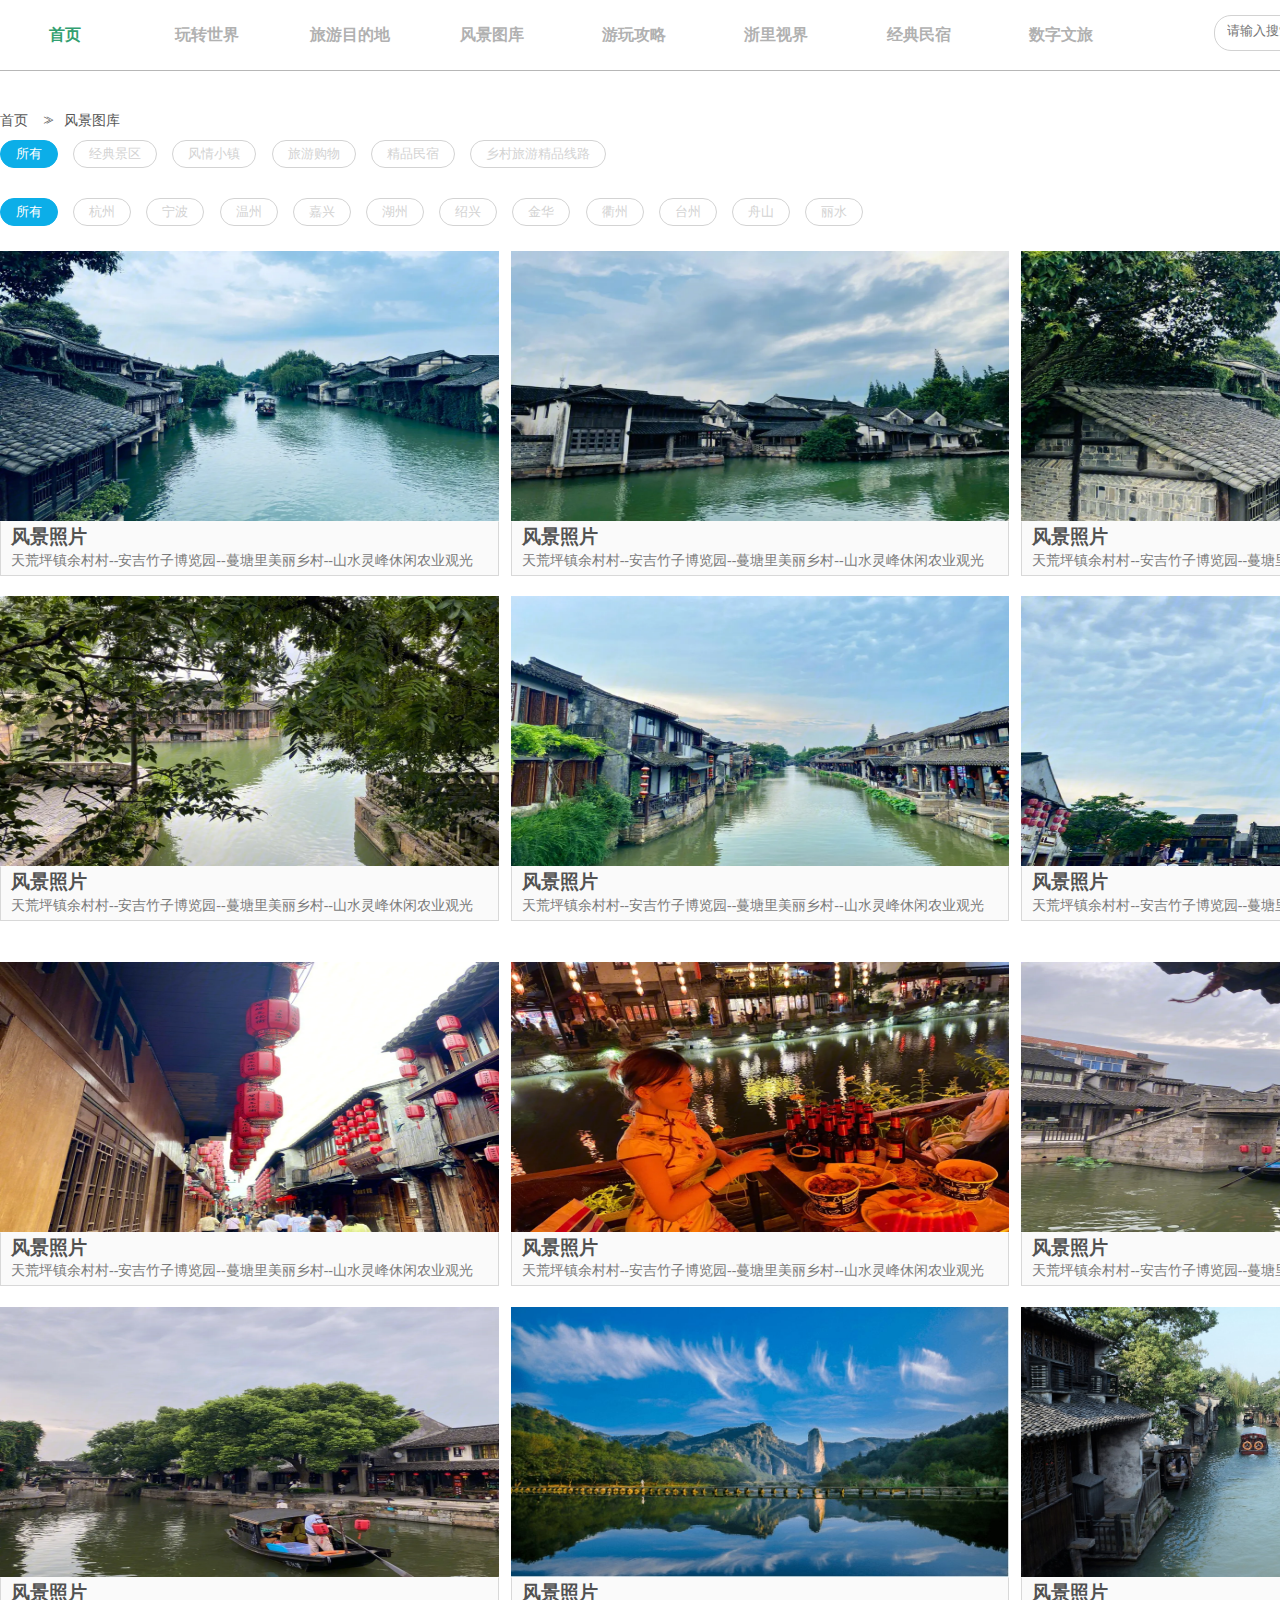
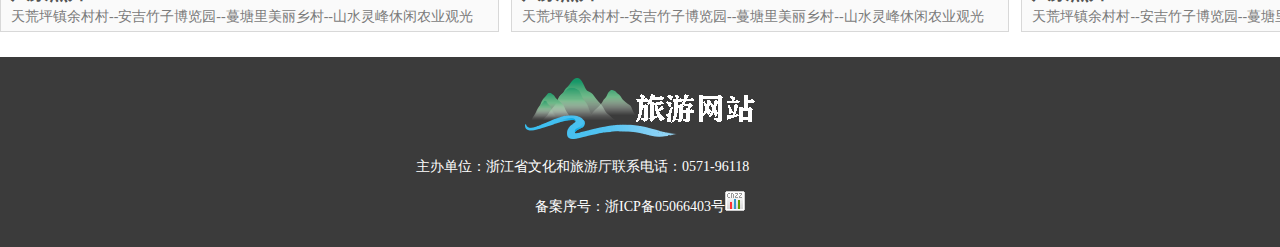
<file: 第六组第五次团队作业/项目PPT可运行的导出-HTML/tuijian.html>
<!DOCTYPE html>
<html>

<head>
    <meta charset="utf-8">
    <title>风景图库</title>
    <link rel="stylesheet" type="text/css" href="css/public.css" />
    <link rel="stylesheet" type="text/css" href="css/tuijian.css" />
</head>

<body>
    <div class="nav">
        <div class="container">
            <ul>
                <li><a href="index.html">首页</a></li>
                <li><a href="PlayZhejiang.html">玩转世界</a></li>
                <li><a href="TDstination.html">旅游目的地</a></li>
                <li><a href="tuijian.html">风景图库</a></li>
                <li><a href="PlayStrategy.html">游玩攻略</a></li>
                <li><a href="zhejianglook.html">浙里视界</a></li>
                <li><a href="minshu.html">经典民宿</a></li>
                <li><a href="NumberShow.html">数字文旅</a></li>
            </ul>
            <form action="#" method="post">
                <div class="form-input"><input type="text" placeholder="请输入搜索关键词" /></div>
                <div class="form-button"><img src="img/search-icon.png"></div>
            </form>
        </div>
    </div>
    <div class="centerbox">
        <div class="container">
            <div class="thisposition">
                <a href="#">首页</a><span>&gt;&gt;</span><a href="#">风景图库</a>
            </div>
            <ul class="sceneryclass">
                <li><a href="#">所有</a></li>
                <li><a href="#">经典景区</a></li>
                <li><a href="#">风情小镇</a></li>
                <li><a href="#">旅游购物</a></li>
                <li><a href="#">精品民宿</a></li>
                <li><a href="#">乡村旅游精品线路</a></li>
            </ul>
            <ul class="sceneryclass">
                <li><a href="#">所有</a></li>
                <li><a href="#">杭州</a></li>
                <li><a href="#">宁波</a></li>
                <li><a href="#">温州</a></li>
                <li><a href="#">嘉兴</a></li>
                <li><a href="#">湖州</a></li>
                <li><a href="#">绍兴</a></li>
                <li><a href="#">金华</a></li>
                <li><a href="#">衢州</a></li>
                <li><a href="#">台州</a></li>
                <li><a href="#">舟山</a></li>
                <li><a href="#">丽水</a></li>
            </ul>
            <ul class="scenerylist">
                <li>
                    <a href="#">
                        <img src="img/f1.jpg">
                        <div>
                            <h3>风景照片</h3>
                            <p>天荒坪镇余村村--安吉竹子博览园--蔓塘里美丽乡村--山水灵峰休闲农业观光</p>
                        </div>
                    </a>
                </li>
                <li></li>
                <li>
                    <a href="#">
                        <img src="img/f2.jpg">
                        <div>
                            <h3>风景照片</h3>
                            <p>天荒坪镇余村村--安吉竹子博览园--蔓塘里美丽乡村--山水灵峰休闲农业观光</p>
                        </div>
                    </a>
                </li>
                <li></li>
                <li>
                    <a href="#">
                        <img src="img/f3.jpg">
                        <div>
                            <h3>风景照片</h3>
                            <p>天荒坪镇余村村--安吉竹子博览园--蔓塘里美丽乡村--山水灵峰休闲农业观光</p>
                        </div>
                    </a>
                </li>
                <li style="width:0 !important;"></li>
                <li>
                    <a href="#">
                        <img src="img/f4.jpg">
                        <div>
                            <h3>风景照片</h3>
                            <p>天荒坪镇余村村--安吉竹子博览园--蔓塘里美丽乡村--山水灵峰休闲农业观光</p>
                        </div>
                    </a>
                </li>
                <li></li>
                <li>
                    <a href="#">
                        <img src="img/f5.jpg">
                        <div>
                            <h3>风景照片</h3>
                            <p>天荒坪镇余村村--安吉竹子博览园--蔓塘里美丽乡村--山水灵峰休闲农业观光</p>
                        </div>
                    </a>
                </li>
                <li></li>
                <li>
                    <a href="#">
                        <img src="img/f6.jpg">
                        <div>
                            <h3>风景照片</h3>
                            <p>天荒坪镇余村村--安吉竹子博览园--蔓塘里美丽乡村--山水灵峰休闲农业观光</p>
                        </div>
                    </a>
                </li>
            </ul>
            <ul class="scenerylist">
                <li>
                    <a href="#">
                        <img src="img/f7.jpg">
                        <div>
                            <h3>风景照片</h3>
                            <p>天荒坪镇余村村--安吉竹子博览园--蔓塘里美丽乡村--山水灵峰休闲农业观光</p>
                        </div>
                    </a>
                </li>
                <li></li>
                <li>
                    <a href="#">
                        <img src="img/f8.jpg">
                        <div>
                            <h3>风景照片</h3>
                            <p>天荒坪镇余村村--安吉竹子博览园--蔓塘里美丽乡村--山水灵峰休闲农业观光</p>
                        </div>
                    </a>
                </li>
                <li></li>
                <li>
                    <a href="#">
                        <img src="img/f9.jpg">
                        <div>
                            <h3>风景照片</h3>
                            <p>天荒坪镇余村村--安吉竹子博览园--蔓塘里美丽乡村--山水灵峰休闲农业观光</p>
                        </div>
                    </a>
                </li>
                <li style="width:0 !important;"></li>
                <li>
                    <a href="#">
                        <img src="img/f10.jpg">
                        <div>
                            <h3>风景照片</h3>
                            <p>天荒坪镇余村村--安吉竹子博览园--蔓塘里美丽乡村--山水灵峰休闲农业观光</p>
                        </div>
                    </a>
                </li>
                <li></li>
                <li>
                    <a href="#">
                        <img src="img/f11.jpg">
                        <div>
                            <h3>风景照片</h3>
                            <p>天荒坪镇余村村--安吉竹子博览园--蔓塘里美丽乡村--山水灵峰休闲农业观光</p>
                        </div>
                    </a>
                </li>
                <li></li>
                <li>
                    <a href="#">
                        <img src="img/f12.jpg">
                        <div>
                            <h3>风景照片</h3>
                            <p>天荒坪镇余村村--安吉竹子博览园--蔓塘里美丽乡村--山水灵峰休闲农业观光</p>
                        </div>
                    </a>
                </li>
            </ul>
        </div>
    </div>
    <div class="footer">
        <div class="logo"><img src="img/footer-logo.png"></div>
        <p>主办单位：浙江省文化和旅游厅联系电话：0571-96118</p>
        <span>备案序号：浙ICP备05066403号<img src="img/pic1.gif"></span>
    </div>
</body>

</html>
</file>
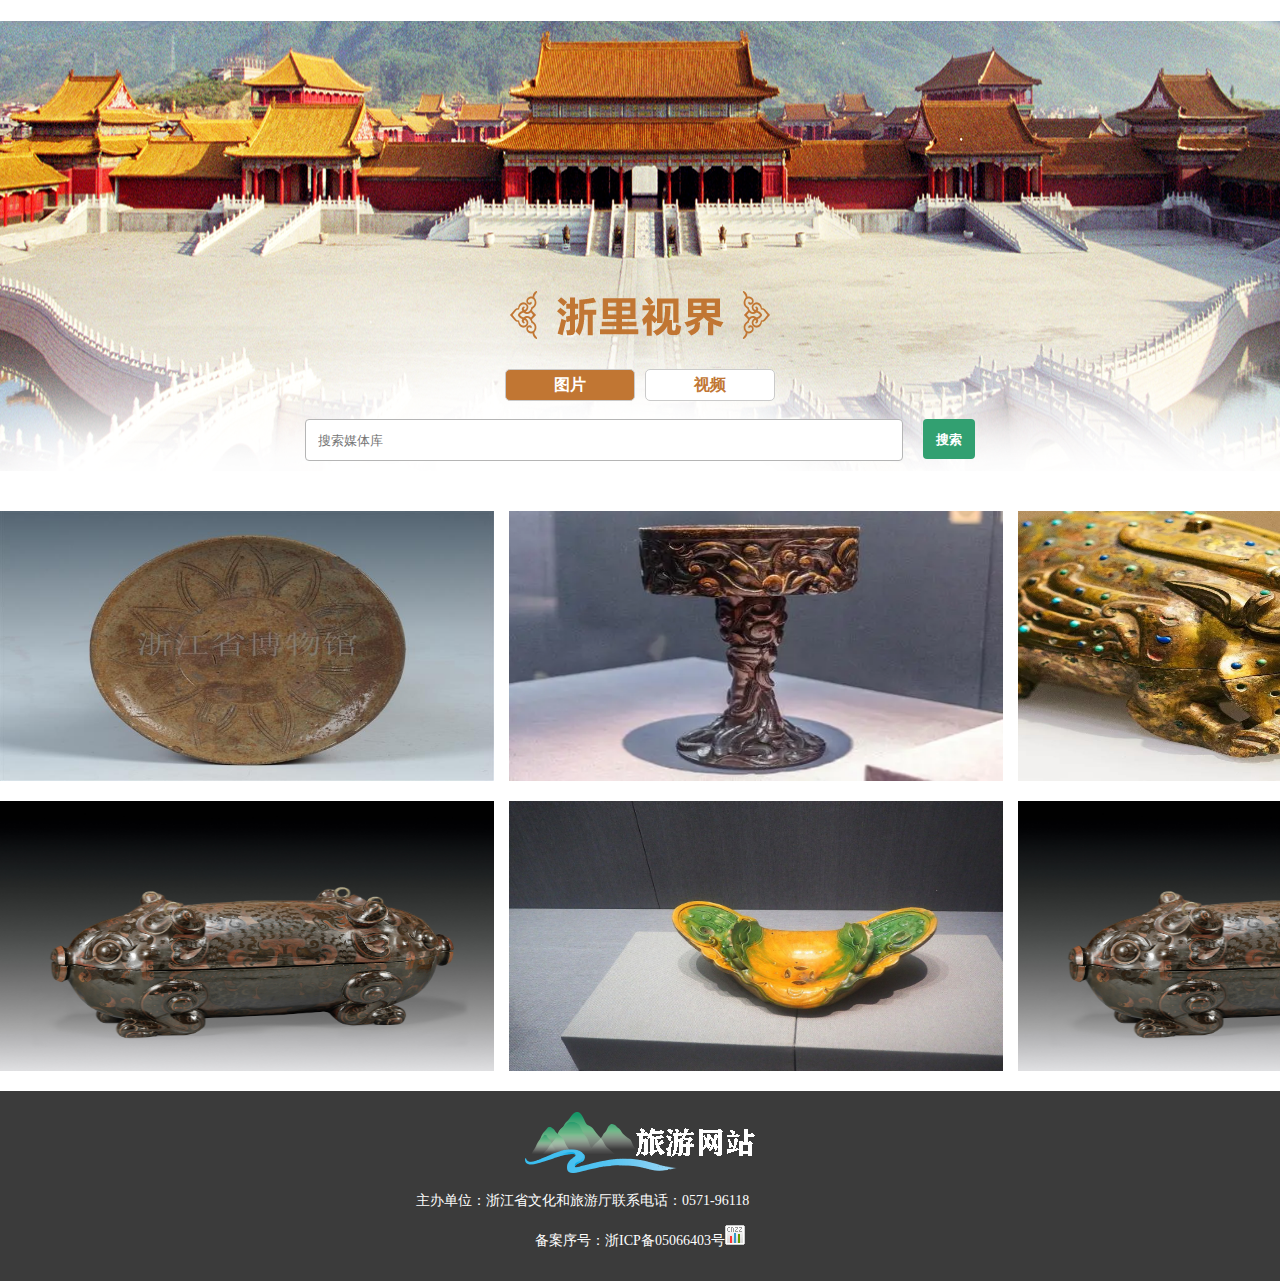
<file: 第六组第五次团队作业/项目PPT可运行的导出-HTML/zhejianglook.html>
<!DOCTYPE html>
<html>

<head>
    <meta charset="utf-8">
    <title>浙里视界</title>
    <link rel="stylesheet" type="text/css" href="css/public.css" />
    <link rel="stylesheet" type="text/css" href="css/zhejianglook.css" />
</head>

<body>
    <div class="bg">
        <h1><img src="img/zhejianglook.png"></h1>
        <div class="button">
            <div><a href="#">图片</a></div>
            <div><a href="#">视频</a></div>
        </div>
        <form action="#" method="post" class="search">
            <div>
                <input type="text" placeholder="搜索媒体库" />
            </div>
            <div>
                <button type="button">搜索</button>
            </div>
        </form>
    </div>
    <div class="centerbox">
        <div class="container">
            <ul class="imglist">
                <li>
                    <a href="#"><img src="img/panzi.jpg" title="宋代皇上用过的盘子"></a>
                </li>
                <li></li>
                <li>
                    <a href="#"><img src="img/p1.jpg" title="宋代皇上用过的盘子"></a>
                </li>
                <li></li>
                <li>
                    <a href="#"><img src="img/p2.jpg" title="宋代皇上用过的盘子"></a>
                </li>
                <li style="width:0 !important;"></li>
                <li>
                    <a href="#"><img src="img/p3.jpg" title="宋代皇上用过的盘子"></a>
                </li>
                <li></li>
                <li>
                    <a href="#"><img src="img/p4.jpg" title="宋代皇上用过的盘子"></a>
                </li>
                <li></li>
                <li>
                    <a href="#"><img src="img/p3.jpg" title="宋代皇上用过的盘子"></a>
                </li>
            </ul>
        </div>
    </div>
    <div class="footer">
        <div class="logo"><img src="img/footer-logo.png"></div>
        <p>主办单位：浙江省文化和旅游厅联系电话：0571-96118</p>
        <span>备案序号：浙ICP备05066403号<img src="img/pic1.gif"></span>
    </div>
</body>

</html>
</file>
<file: 第六组第五次团队作业/项目PPT可运行的导出-HTML/css/public.css>
* {
	font-family: "微软雅黑";
}

body,
p,
ul,
ol,
dl,
dt,
dd {
	margin: 0;
	padding: 0;
}

ul,
ol {
	list-style: none;
}

input {
	outline: none;
}

a {
	text-decoration: none;
}

.container {
	width: 1520px;
	margin: 0 auto;
	height: 100%;
}

.titletype {
	width: 35%;
	margin: 0 auto;
	margin-top: 30px;
}

.titletype>img {
	width: 100%;
}

.gengduo {
	width: 20%;
	height: 30px;
	margin: 0 auto;
	margin-top: 450px;
	margin-bottom: 20px;
}

.gengduo>a {
	display: block;
	height: 100%;
	text-align: center;
	font-size: 14px;
	color: #6b6b6b;
	line-height: 30px;
	border: 1px solid #0caee8;
	border-radius: 19px;
}

.gengduo>a:hover {
	background-color: #0caee8;
	color: #fff;
}

.nav {
	height: 70px;
	overflow: hidden;
	background-color: white;
	border-bottom: 1px solid #b7b7b7;
	margin-bottom: 20px;
}

.nav ul {
	width: 78%;
	height: 100%;
	float: left;
	overflow: hidden;
}

.nav ul>li {
	width: 11%;
	float: left;
	margin-right: 1%;
}

.nav ul>li>a {
	display: block;
	height: 100%;
	line-height: 70px;
	text-align: center;
	font-weight: bold;
	color: #b1b1b1;
}

.nav ul>li>a:hover {
	color: rgb(50, 160, 113);
}

.nav form {
	width: 20%;
	height: 34px;
	border: 1px solid #d2d2d2;
	border-radius: 17px;
	margin-top: 15px;
	float: right;
	overflow: hidden;
}

.nav form>div {
	float: left;
}

.nav .form-input {
	padding-left: 10px;
	width: 87%;
	margin-top: 5px;
}

.nav .form-input>input {
	width: 100%;
	border: none;
	background: none;
}

.nav .form-button {
	margin-top: 7px;
}

.thisposition {
	margin-bottom: 10px;
}

.thisposition>a,
.thisposition>span {
	font-size: 14px;
	color: #575757;
	margin-right: 1%;
}

.thisposition>a:hover {
	color: #0CAEE8;
}

.thisposition>span {
	letter-spacing: -5px;
}

.sceneryclass {
	overflow: hidden;
	margin-bottom: 10px;
}

.sceneryclass>li {
	float: left;
	margin-right: 1%;
}

.sceneryclass>li>a {
	display: block;
	background-color: #fff;
	border: 1px solid lightgrey;
	border-radius: 20px;
	font-size: 13px;
	color: lightgrey;
	padding: 4px 15px;
}

.sceneryclass>li>a:hover {
	color: white;
	border: 1px solid #0CAEE8;
	background: #0CAEE8;
}

.sceneryclass>li:first-of-type>a {
	color: white;
	border: 1px solid #0CAEE8;
	background: #0CAEE8;
}

.footer {
	background-color: rgb(59, 59, 59);
	padding-bottom: 1%;
	border-top: 1px solid rgb(59, 59, 59);
	height: 176px;
	text-align: center;
}

.footer>.logo {
	margin-top: 20px;
}

.footer>p {
	width: 35%;
	margin: 0 auto;
	text-align: start !important;
	margin-top: 15px;
	color: #fff;
	font-size: 14px;
}

.footer>span {
	display: block;
	color: #fff;
	margin-top: 15px;
	font-size: 14px;
}
</file>
<file: 第六组第五次团队作业/项目PPT可运行的导出-HTML/css/tuijian.css>
.centerbox {
	margin-top: 40px;
}

.centerbox .title>h1 {
	margin: 0;
	text-align: center;
	margin: 20px 0;
}

.centerbox .sceneryclass:first-of-type {
	margin-bottom: 30px !important;
}

.centerbox .sceneryclass:last-of-type>li:first-of-type>a {
	background: rgb(0, 160, 100);
	border: 1px solid rgb(0, 160, 100);
}

.centerbox .sceneryclass:last-of-type a:hover {
	background: rgb(0, 160, 100);
	border: 1px solid rgb(0, 160, 100);
}

.centerbox .scenerylist {
	overflow: hidden;
	margin-bottom: 20px;
}

.centerbox .scenerylist>li {
	float: left;
	margin-top: 1%;
}

.centerbox .scenerylist>li:nth-child(odd) {
	width: 32.8%;
	height: 330px;
}

.centerbox .scenerylist>li:nth-child(even) {
	width: 0.8%;
	height: 5px;
}

.centerbox .scenerylist>li>a {
	display: block;
}

.centerbox .scenerylist>li img {
	display: block;
	width: 100%;
	height: 270px;
}

.centerbox .scenerylist>li h3 {
	margin: 0;
	padding-left: 10px;
	width: calc(100% - 10px);
	margin-top: 1%;
	margin-bottom: 1%;
	color: #525252;
	line-height: 20px;
}

.centerbox .scenerylist>li p {
	margin: 0;
	padding-left: 10px;
	width: calc(100% - 10px);
	margin-bottom: 1%;
	color: #7b7b7b;
	line-height: 18px;
	font-size: 14px;
}

.centerbox .scenerylist>li>a>div {
	background-color: #fafafa;
	border: 1px solid #d8d8d8;
	border-top:1px #fafafa solid;
}
</file>
<file: 第六组第五次团队作业/项目PPT可运行的导出-HTML/css/fuye.css>
.centerbox h1 {
	font-size: 26px;
	color: #00a064;
	text-align:center;
	margin-bottom:60px;
}
.centerbox .text{
	text-align:center;
}
</file>
<file: 第六组第五次团队作业/项目PPT可运行的导出-HTML/css/PlayZhejiang.css>
.banner {
	position: relative;
	margin-bottom: 50px;
}

.banner>img {
	display: block;
}

.banner>h1 {
	position: absolute;
	bottom: -26px;
	left: 820px;
	width: 276px;
	height: 52px;
	margin: 0;
	background-image: url(../img/wzzj.png);
	background-size: 276px 52px;
}

.centerbox .scenerylist {
	padding-top: 1%;
	border-top: 1px solid #d7d7d7;
	margin-bottom: 20px;
}

.centerbox .scenerylist>li {
	height: 180px;
	padding: 15px 0;
	border-bottom: 1px solid #d7d7d7;
}

.centerbox .scenerylist>li>a {
	display: block;
	height: 100%;
	position: relative;
}

.centerbox .scenerylist>li>a>img {
	width: 22%;
	height: 100%;
	float: left;
}

.centerbox .scenerylist .text {
	width: 60%;
	float: left;
	margin-left: 2%;
	margin-top: 0.5%;
}

.centerbox .scenerylist .text>h3 {
	color: #2f2f2f;
}

.centerbox .scenerylist .text>p {
	margin-bottom: 1%;
	line-height: 22px;
	height: 87px;
	color: #707070;
	font-size: 14px;
}

.centerbox .scenerylist .time {
	position: absolute;
	position: absolute;
	color: #585858;
	font-weight: bold;
	top: 44%;
	right: 3%;
}

.centerbox .fenye {
	margin-bottom: 20px;
	overflow: hidden;
	display: flex;
	justify-content: center;
}

.centerbox .fenye>li {
	margin-right: 1%;
}

.centerbox .fenye>li>a {
	font-size: 15px;
	color: #202020;
}

.centerbox .fenye>li:first-child>a {
	color: red;
}

.centerbox .fenye>li:last-child>a {
	color: #32A071;
	font-size: 18px;
}
.nav{
	margin-bottom:0px !important;
}
</file>
<file: 第六组第五次团队作业/项目PPT可运行的导出-HTML/css/NumberShow.css>
.banner>h1 {
	background-image: url(../img/playgong.png);
}

.centerbox{
	margin-bottom:30px;
}

.centerbox .jingclass {
	overflow: hidden;
	display: flex;
	justify-content: center;
	margin-bottom: 40px;
}

.centerbox .jingclass>li {
	width: 224px;
	height: 50px;
	margin: 0 10px;
}

.centerbox .jingclass>li>a {
	display: block;
	height: calc(100% - 2px);
	border: 1px solid #32a071 !important;
	border-bottom: 1px solid #32a071 !important;
	font-size: 18px;
	color: #32a071;
	text-align: center;
	line-height: 50px;
	background-color: #fff;
}

.centerbox .jingclass>li>a:hover {
	background-color: #32a071;
	color: #fff;
}

.centerbox .list {
	overflow: hidden;
}

.centerbox .list>li {
	float: left;
}

.centerbox .list>li:nth-child(odd) {
	width: 350px;
	height: 280px;
	margin-top: 20px;
}

.centerbox .list>li:nth-child(even) {
	width: 30px;
	height: 5px;
}

.centerbox .list>li>a {
	display: block;
	height: 100%;
	background: #ededed;
}

.centerbox .list>li>a>img {
	display: block;
	width: 100%;
	height: 200px;
}

.centerbox .list>li>a>h3 {
	width: calc(100% - 10px);
	padding-left: 10px;
	font-size: 18px;
	color: #4c4c4c;
	line-height: 26px;
	font-weight:500;
}
</file>
<file: 第六组第五次团队作业/项目PPT可运行的导出-HTML/css/PlayStrategy.css>
.banner>h1{
	background-image:url(../img/playgong.png);
}
</file>
<file: 第六组第五次团队作业/项目PPT可运行的导出-HTML/css/TDstination.css>
.banner {
	height: 550px !important;
}

.centerbox .changimg {
	display: flex;
	justify-content: space-between;
	margin: 20px 0;
	margin-bottom: 40px;
}

.centerbox .changimg>li {}

.centerbox .miaoshu {
	overflow: hidden;
	margin-bottom: 20px;
}

.centerbox .miaoshu>div {
	float: left;
}

.centerbox .miaoshu>div:first-of-type {
	width: 66%;
	height: 460px;
	padding-bottom: 1%;
	border-bottom: 1px solid #eeeeee;
}

.centerbox .miaoshu h1 {
	color: #32A071;
	font-weight: bold;
	font-size: 24px;
	float: left;
	margin-left: 1%;
	line-height: 30px;
	margin-top: 0;
	display: block;
	width: 100%;
}

.centerbox .miaoshu p {
	color: #424242;
	margin-right: 1%;
	font-size: 14px;
	line-height: 1.75em;
	text-indent: 2em;
}

.centerbox .biaoqian {
	display: flex;
	justify-content: space-between;
	align-items: flex-end;
	border-top: 1px solid rgba(255, 255, 255, 0);
	margin-bottom: 20px;
}

.centerbox .biaoqian>div:first-child {
	width: 178px;
	height: 40px;
	line-height: 40px;
	text-align: center;
	color: white;
	font-weight: bold;
	font-size: 20px;
	background-image: url(../img/lygl-title-bg.png);
	background-size: 178px 40px;
}

.centerbox .biaoqian>div:last-child {
	background-image: url(../img/lygl-more-bg.png);
	width: 65px;
	height: 28px;
}

.centerbox .biaoqian>div:last-child>a {
	display: block;
	width: 100%;
	height: 100%;
	line-height: 28px;
	text-align: center;
	color: white;
	font-size: 13px;
}

.centerbox .luxian {
	overflow: hidden;
	margin-bottom: 50px;
}

.centerbox .luxian>li {
	float: left;
}

.centerbox .luxian>li:nth-of-type(odd) {
	position: relative;
	width: 49.5%;
	height: 410px;
}

.centerbox .luxian>li:nth-of-type(even) {
	width: 0.8%;
	height: 5px;
}

.centerbox .luxian>li>a,
.centerbox .luxian>li>a>img {
	display: block;
	width: 100%;
	height: 100%;
}

.centerbox .luxian .text {
	position: absolute;
	top: 39%;
	left: 15%;
	background-color: rgba(0, 0, 0, 0.7);
	width: calc(70% - 20px);
	height: 70px;
	text-align: center;
	padding: 10px 10px;
}

.centerbox .luxian .text>div {
	width: calc(100% - 4px);
	height: calc(100% - 4px);
	border: 2px #fff solid;
	font-size: 16px;
	color: #f0ec49;
	text-align: center;
	line-height: 70px;
	font-weight: bold;
}

.centerbox .imgshow {
	overflow: hidden;
	margin-bottom: 40px;
}

.centerbox .imgshow>li {
	float: left;
}

.centerbox .imgshow>li:nth-of-type(odd) {
	width: 32.8%;
}

.centerbox .imgshow>li:nth-of-type(even) {
	width: 0.8%;
	height: 5px;
}

.centerbox .imgshow>li>a,
.centerbox .imgshow>li>a>img {
	display: block;
	width: 100%;
	height: 100%;
}

.centerbox .wenlv {
	overflow: hidden;
}

.centerbox .wenlv>li {
	float: left;
	margin-bottom: 1%;
	position: relative;
}

.centerbox .wenlv>li:nth-of-type(odd) {
	width: 24.4%;
	height: 200px;
}

.centerbox .wenlv>li:nth-of-type(even) {
	width: 0.8%;
	height: 5px;
}

.centerbox .wenlv>li>a,
.centerbox .wenlv>li>a>img {
	display: block;
	width: 100%;
	height: 100%;
}

.centerbox .wenlv>li>a>p {
	padding: 10px 10px;
	width: calc(100% - 20px);
	position: absolute;
	bottom: 0;
	background: rgba(0, 0, 0, 0.5);
	color: #fff;
	line-height: 25px;
	font-size: 14px;
}

.centerbox .jingdian .text {
	overflow: hidden;
	height: 500px;
	position: relative;
	margin-bottom: 20px;
}

.centerbox .jingdian .text .dingwei {
	width: calc(50% - 40px);
	height: 45px;
	background-color: #32A071;
	padding: 10px 20px;
}

.centerbox .jingdian .text .dingwei>h3 {
	margin: 0;
	color: #fff;
	font-weight: bold;
	font-size: 17px;
	margin-bottom: 5px;
}

.centerbox .jingdian .text .dingwei>h3>span {
	margin-left: 10px;
	color: #f9ee56;
	font-size: 14px;
}

.centerbox .jingdian .text .dingwei>p>a {
	font-size: 14px;
	color:#fff;
}

.centerbox .jingdian .text .image {
	height: 100%;
	width: 60%;
}

.centerbox .jingdian .text .image>img {
	width: 100%;
	height: 100%;
	display: block;
}

.centerbox .jingdian .text .miaoshu {
	width: 38%;
	padding-top: 8%;
	text-indent: 2em;
	color: #565656;
	font-size: 14px;
}
.centerbox .jingdian>.text:nth-of-type(even)>.image{
	float: left;
}
.centerbox .jingdian>.text:nth-of-type(even)>.miaoshu{
	float: right;
}
.centerbox .jingdian>.text:nth-of-type(even)>.dingwei{
	position: absolute;
	top: 6%;
	right: 0;
}
.centerbox .jingdian>.text:nth-of-type(odd)>.image{
	float: right;
}
.centerbox .jingdian>.text:nth-of-type(odd)>.miaoshu{
	float: left;
}
.centerbox .jingdian>.text:nth-of-type(odd)>.dingwei{
	position: absolute;
	top: 6%;
	left: 0;
}
.centerbox .jingdian>.text:nth-of-type(odd)>.dingwei>h3,.centerbox .jingdian>.text:nth-of-type(odd)>.dingwei>p{
	text-align:right;
}
</file>
<file: 第六组第五次团队作业/项目PPT可运行的导出-HTML/css/zhejianglook.css>
.bg {
	height: 450px;
	background-image: url(../img/media-library-bg.png);
	background-size: 100% 450px;
}

.bg h1 {
	padding-top: 270px;
	text-align: center;
}

.bg .button {
	display: flex;
	justify-content: center;
}

.bg .button>div {
	margin: 0 5px;
	width: 130px;
	height: 30px;
}

.bg .button>div>a {
	display: block;
	height: 100%;
	border-radius: 5px;
	background-color: white;
	border: 1px solid #cacaca;
	font-weight: bold;
	color: #c17633;
	line-height: 30px;
	text-align: center;
}

.bg .button>div:first-of-type>a {
	background-color: #c17633;
	color: #fff;
}

.bg .button>div>a:hover {
	background-color: #c17633;
	color: #fff;
}

.bg .search {
	display: flex;
	justify-content: center;
	margin-top: 20px;
}

.bg .search>div {
	margin: 0 10px;
}

.bg .search>div:first-of-type {
	width: 45%;
	height: 20px;
	padding: 10px 10px;
	border: 1px solid #b5b5b5;
	background-color: white;
	border-radius: 4px;
	background-color: #fff;
}

.bg .search>div:first-of-type>input {
	width: 100%;
	display: block;
	height: 100%;
	border: none;
	background: none;
}

.bg .search>div:last-of-type {
	width: 4%;
	height: 40px;
}

.bg .search>div:last-of-type>button {
	display: block;
	width: 100%;
	height: 100%;
	border: none;
	background-color: #32A071;
	text-align: center;
	line-height: 40px;
	font-weight: bold;
	color: #fff;
	border-radius: 4px;
}

.centerbox {
	margin: 20px 0;
	overflow: hidden;
}

.centerbox .imglist>li {
	float: left;
	margin-top:20px;
}

.centerbox .imglist>li:nth-child(odd) {
	width: 32.5%;
	height:270px;
	background-color:red;
}

.centerbox .imglist>li:nth-child(even) {
	width: 1%;
	height:5px;
}
.centerbox .imglist>li>a{
	display:block;
	height:100%;
}
.centerbox .imglist>li>a>img{
	display:block;
	width:100%;
	height:100%;
}
</file>
